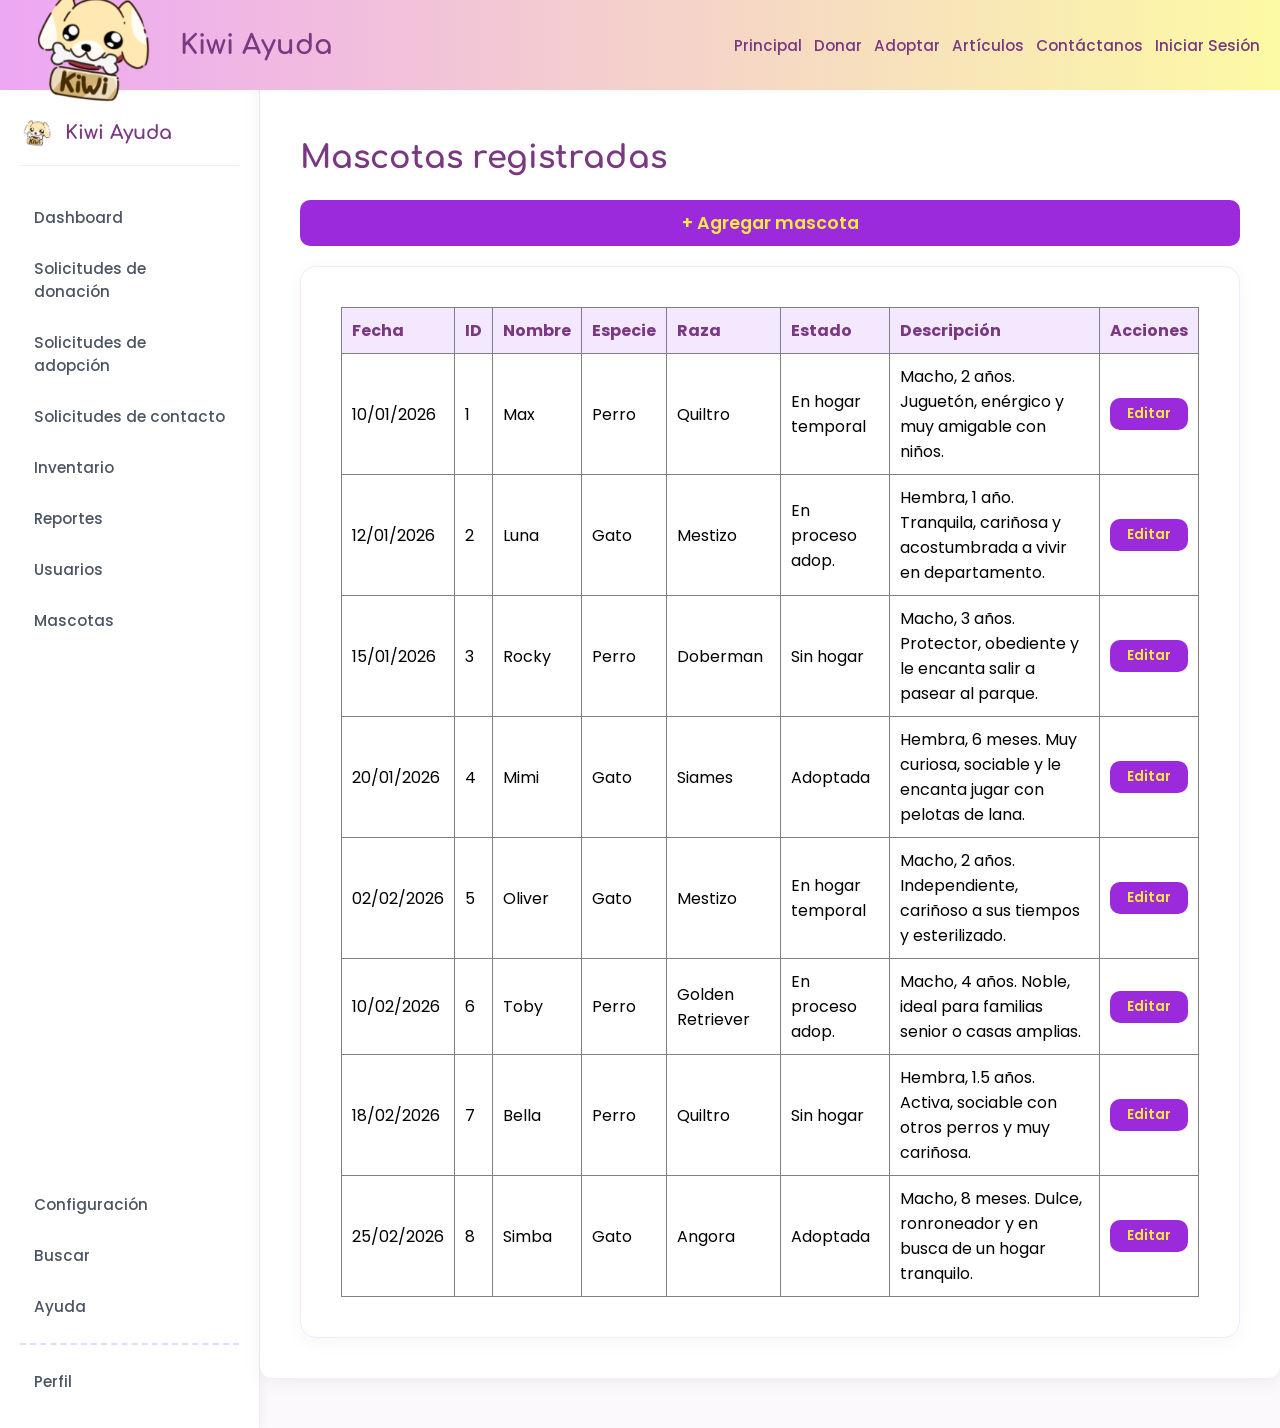
<file: frontend/adminmascotas.html>
<!DOCTYPE html>
<html lang="es">
<head>
    <meta charset="UTF-8">
    <meta name="viewport" content="width=device-width, initial-scale=1.0">
    <title>Kiwi Ayuda - Mascotas Registradas</title>
    <link href="https://fonts.googleapis.com/css2?family=Poppins:wght@400;500;600;700&display=swap" rel="stylesheet">
    <link href="https://fonts.googleapis.com/css2?family=Comfortaa:wght@700&display=swap" rel="stylesheet">
    <link rel="stylesheet" href="estilo.css">
</head>
<body>
    <nav>
        <a href="./index.html" class="logo-container">
            <img src="img/logo2.png" alt="Logo Kiwi Ayuda" class="logo-img">
            <span>Kiwi Ayuda</span>
        </a>
        <ul>    
            <li><a href="./index.html">Principal</a></li>   
            <li><a href="./donacion.html">Donar</a></li> 
            <li><a href="./adopcion.html">Adoptar</a></li> 
            <li><a href="./blogs.html">Artículos</a></li> 
            <li><a href="./contacto.html">Contáctanos</a></li> 
            <li id="nav-paneladmin" style="display: none;"><a href="./paneladmin.html">Panel Admin</a></li>
            <li id="nav-logout" style="display: none;"><a href="#" onclick="cerrarSesion(event)">Cerrar Sesión</a></li>
            <li id="nav-login"><a href="./login.html">Iniciar Sesión</a></li>
        </ul>
    </nav>

    <div class="contenedor-panel-admin">
        <aside class="menu-lateral">
            <a href="./index.html" class="menu-lateral-logo">
                <img src="img/logo2.png" alt="Logo Kiwi Ayuda">
                <span>Kiwi Ayuda</span>
            </a>

            <ul class="menu-lateral-lista">
                <li><a href="">Dashboard</a></li>
                <li><a href="">Solicitudes de donación</a></li>
                <li><a href="">Solicitudes de adopción</a></li>
                <li><a href="">Solicitudes de contacto</a></li>
                <li><a href="">Inventario</a></li>
                <li><a href="">Reportes</a></li>
                <li><a href="./adminusuarios.html">Usuarios</a></li>
                <li><a href="./adminmascotas.html">Mascotas</a></li>
            </ul>

            <div class="menu-lateral-espaciador">
                <ul class="menu-lateral-lista">
                    <li><a href="">Configuración</a></li>
                    <li><a href="">Buscar</a></li>
                    <li><a href="">Ayuda</a></li>
                </ul>

                <hr class="menu-lateral-linea-punteada">

                <ul class="menu-lateral-lista">
                    <li><a href="">Perfil</a></li>
                </ul>
            </div>
        </aside>

        <main class="contenido-panel-admin">
            <h1 class="titulo-saludo-admin">Mascotas registradas</h1>
            
            <div style="margin-bottom: 20px; text-align: right;">
                <a href="./agregarmascota.html" class="btn-estandar" style="text-decoration: none; display: inline-block; padding: 10px 20px;">+ Agregar mascota</a>
            </div>

            <div class="bloque-contenido-vacio">
                <table border="1" style="width: 100%; border-collapse: collapse; font-family: 'Poppins', sans-serif; text-align: left;">
                    <thead>
                        <tr style="background-color: #f3e8ff; color: #793881;">
                            <th style="padding: 10px;">Fecha</th>
                            <th style="padding: 10px;">ID</th>
                            <th style="padding: 10px;">Nombre</th>
                            <th style="padding: 10px;">Especie</th>
                            <th style="padding: 10px;">Raza</th>
                            <th style="padding: 10px;">Estado</th>
                            <th style="padding: 10px;">Descripción</th>
                            <th style="padding: 10px; text-align: center;">Acciones</th>
                        </tr>
                    </thead>
                    <tbody id="tabla-mascotas-body">
                    </tbody>
                </table>
            </div>
        </main>
    </div>

    <script>
        "use strict";

        let mascota_base = {
            id: 0,
            fecha: "01/01/2026",
            nombre: "Sin nombre",
            especie: "Desconocida",
            raza: "Mestizo",
            edad: "Desconocida",
            vacunas: "No",
            estado: "Sin hogar",
            descripcion: "Sin descripción disponible.",
            hogarTemporal: "Av. Pajaritos 1234, Maipú, Santiago",
            imagen: "img/perro.png"
        };

        let m1 = Object.create(mascota_base); m1.id = 1; m1.fecha = "10/01/2026"; m1.nombre = "Max"; m1.especie = "Perro"; m1.raza = "Quiltro"; m1.estado = "En hogar temporal"; m1.descripcion = "Macho, 2 años. Juguetón, enérgico y muy amigable con niños.";
        let m2 = Object.create(mascota_base); m2.id = 2; m2.fecha = "12/01/2026"; m2.nombre = "Luna"; m2.especie = "Gato"; m2.raza = "Mestizo"; m2.estado = "En proceso adop."; m2.descripcion = "Hembra, 1 año. Tranquila, cariñosa y acostumbrada a vivir en departamento.";
        let m3 = Object.create(mascota_base); m3.id = 3; m3.fecha = "15/01/2026"; m3.nombre = "Rocky"; m3.especie = "Perro"; m3.raza = "Doberman"; m3.estado = "Sin hogar"; m3.descripcion = "Macho, 3 años. Protector, obediente y le encanta salir a pasear al parque.";
        let m4 = Object.create(mascota_base); m4.id = 4; m4.fecha = "20/01/2026"; m4.nombre = "Mimi"; m4.especie = "Gato"; m4.raza = "Siames"; m4.estado = "Adoptada"; m4.descripcion = "Hembra, 6 meses. Muy curiosa, sociable y le encanta jugar con pelotas de lana.";
        let m5 = Object.create(mascota_base); m5.id = 5; m5.fecha = "02/02/2026"; m5.nombre = "Oliver"; m5.especie = "Gato"; m5.raza = "Mestizo"; m5.estado = "En hogar temporal"; m5.descripcion = "Macho, 2 años. Independiente, cariñoso a sus tiempos y esterilizado.";
        let m6 = Object.create(mascota_base); m6.id = 6; m6.fecha = "10/02/2026"; m6.nombre = "Toby"; m6.especie = "Perro"; m6.raza = "Golden Retriever"; m6.estado = "En proceso adop."; m6.descripcion = "Macho, 4 años. Noble, ideal para familias senior o casas amplias.";
        let m7 = Object.create(mascota_base); m7.id = 7; m7.fecha = "18/02/2026"; m7.nombre = "Bella"; m7.especie = "Perro"; m7.raza = "Quiltro"; m7.estado = "Sin hogar"; m7.descripcion = "Hembra, 1.5 años. Activa, sociable con otros perros y muy cariñosa.";
        let m8 = Object.create(mascota_base); m8.id = 8; m8.fecha = "25/02/2026"; m8.nombre = "Simba"; m8.especie = "Gato"; m8.raza = "Angora"; m8.estado = "Adoptada"; m8.descripcion = "Macho, 8 meses. Dulce, ronroneador y en busca de un hogar tranquilo.";

        let catalogoMascotas = [m1, m2, m3, m4, m5, m6, m7, m8];

        let tbody = document.getElementById("tabla-mascotas-body");

        catalogoMascotas.forEach(function(m) {
            let fila = `
                <tr>
                    <td style="padding: 10px;">${m.fecha}</td>
                    <td style="padding: 10px;">${m.id}</td>
                    <td style="padding: 10px;">${m.nombre}</td>
                    <td style="padding: 10px;">${m.especie}</td>
                    <td style="padding: 10px;">${m.raza}</td>
                    <td style="padding: 10px;">${m.estado}</td>
                    <td style="padding: 10px;">${m.descripcion}</td>
                    <td style="padding: 10px; text-align: center;">
                        <a href="./editarmascota.html?id=${m.id}" class="btn-estandar" style="text-decoration: none; padding: 6px 12px; font-size: 0.85rem; display: inline-block;">Editar</a>
                    </td>
                </tr>
            `;
            tbody.innerHTML += fila;
        });

        //inicio y cierre de sesion, guarda usuario admin en memoria local y permite hacer visibles botones Panel admin y Cerrar sesión
        document.addEventListener('DOMContentLoaded', () => {
            const sesionGuardada = localStorage.getItem('usuarioSesion');
            if (sesionGuardada) {
                const usuario = JSON.parse(sesionGuardada);
                const btnLogin = document.getElementById('nav-login');
                const btnLogout = document.getElementById('nav-logout');
                
                if (btnLogin) btnLogin.style.display = 'none';
                if (btnLogout) btnLogout.style.display = 'block';

                if (usuario.correo === 'admin@gmail.com') {
                    const btnAdmin = document.getElementById('nav-paneladmin');
                    if (btnAdmin) {
                        btnAdmin.style.display = 'block';
                    }
                }
            }
        });

        function cerrarSesion(event) {
            event.preventDefault();
            localStorage.removeItem('usuarioSesion');
            alert('Has cerrado sesión correctamente.');
            window.location.href = './index.html';
        }
    </script>
</body>
</html>
</file>
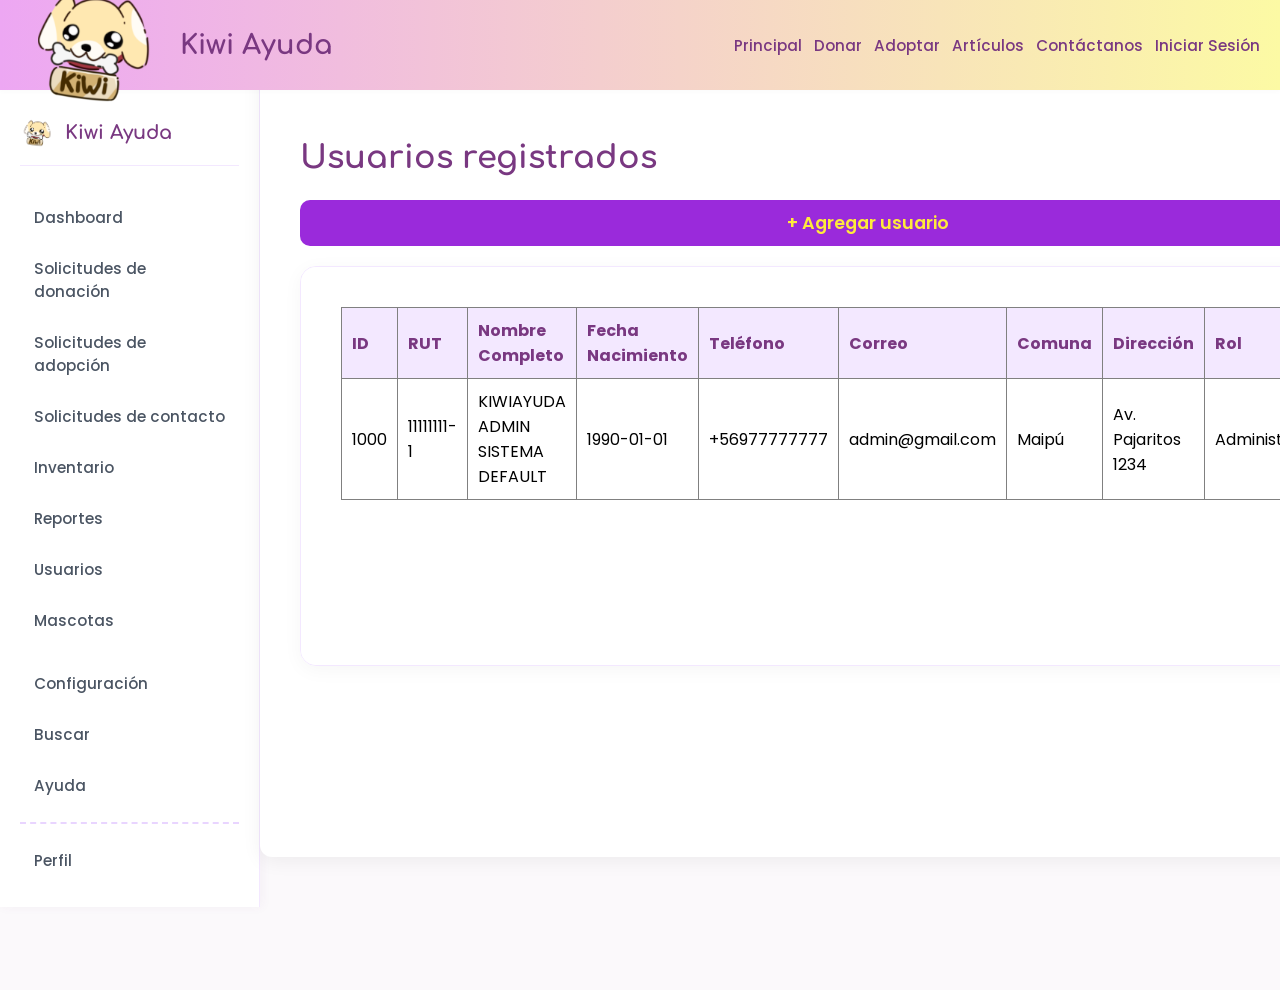
<file: frontend/adminusuarios.html>
<!DOCTYPE html>
<html lang="es">
<head>
    <meta charset="UTF-8">
    <meta name="viewport" content="width=device-width, initial-scale=1.0">
    <title>Kiwi Ayuda - Usuarios Registrados</title>
    <link href="https://fonts.googleapis.com/css2?family=Poppins:wght@400;500;600;700&display=swap" rel="stylesheet">
    <link href="https://fonts.googleapis.com/css2?family=Comfortaa:wght@700&display=swap" rel="stylesheet">
    <link rel="stylesheet" href="estilo.css">
    <style>
        /* Ajuste de ancho para el panel de usuarios */
        .contenido-panel-admin {
            max-width: 1400px; /* Incrementado para dar más espacio a la tabla */
            width: 95%;
        }
        
        .bloque-contenido-vacio {
            overflow-x: auto; /* Permite desplazamiento horizontal en pantallas pequeñas si fuera necesario */
        }
    </style>
</head>
<body>
    <nav>
        <a href="./index.html" class="logo-container">
            <img src="img/logo2.png" alt="Logo Kiwi Ayuda" class="logo-img">
            <span>Kiwi Ayuda</span>
        </a>
        <ul>    
            <li><a href="./index.html">Principal</a></li>   
            <li><a href="./donacion.html">Donar</a></li> 
            <li><a href="./adopcion.html">Adoptar</a></li> 
            <li><a href="./blogs.html">Artículos</a></li> 
            <li><a href="./contacto.html">Contáctanos</a></li> 
            <li id="nav-paneladmin" style="display: none;"><a href="./paneladmin.html">Panel Admin</a></li>
            <li id="nav-logout" style="display: none;"><a href="#" onclick="cerrarSesion(event)">Cerrar Sesión</a></li>
            <li id="nav-login"><a href="./login.html">Iniciar Sesión</a></li>
        </ul>
    </nav>

    <div class="contenedor-panel-admin">
        <aside class="menu-lateral">
            <a href="./index.html" class="menu-lateral-logo">
                <img src="img/logo2.png" alt="Logo Kiwi Ayuda">
                <span>Kiwi Ayuda</span>
            </a>

            <ul class="menu-lateral-lista">
                <li><a href="">Dashboard</a></li>
                <li><a href="">Solicitudes de donación</a></li>
                <li><a href="">Solicitudes de adopción</a></li>
                <li><a href="">Solicitudes de contacto</a></li>
                <li><a href="">Inventario</a></li>
                <li><a href="">Reportes</a></li>
                <li><a href="./adminusuarios.html">Usuarios</a></li>
                <li><a href="./adminmascotas.html">Mascotas</a></li>
            </ul>

            <div class="menu-lateral-espaciador">
                <ul class="menu-lateral-lista">
                    <li><a href="">Configuración</a></li>
                    <li><a href="">Buscar</a></li>
                    <li><a href="">Ayuda</a></li>
                </ul>

                <hr class="menu-lateral-linea-punteada">

                <ul class="menu-lateral-lista">
                    <li><a href="">Perfil</a></li>
                </ul>
            </div>
        </aside>

        <main class="contenido-panel-admin">
            <h1 class="titulo-saludo-admin">Usuarios registrados</h1>
            
            <div style="margin-bottom: 20px; text-align: right;">
                <a href="./agregarusuario.html" class="btn-estandar" style="text-decoration: none; display: inline-block; padding: 10px 20px;">+ Agregar usuario</a>
            </div>

            <div class="bloque-contenido-vacio">
                <table border="1" style="width: 100%; border-collapse: collapse; font-family: 'Poppins', sans-serif; text-align: left;">
                    <thead>
                        <tr style="background-color: #f3e8ff; color: #793881;">
                            <th style="padding: 10px;">ID</th>
                            <th style="padding: 10px;">RUT</th>
                            <th style="padding: 10px;">Nombre Completo</th>
                            <th style="padding: 10px;">Fecha Nacimiento</th>
                            <th style="padding: 10px;">Teléfono</th>
                            <th style="padding: 10px;">Correo</th>
                            <th style="padding: 10px;">Comuna</th>
                            <th style="padding: 10px;">Dirección</th>
                            <th style="padding: 10px;">Rol</th>
                            <th style="padding: 10px; text-align: center;">Acciones</th>
                        </tr>
                    </thead>
                    <tbody id="tabla-usuarios-body">
                    </tbody>
                </table>
            </div>
        </main>
    </div>

    <script>
        "use strict";

        const comunas = ["Maipú", "Santiago", "Providencia", "La Florida", "Las Condes"];

        let usuario_base = {
            idUsuario: 1000,
            pnombre: "KIWIAYUDA",
            snombre: "ADMIN",
            appaterno: "SISTEMA",
            apmaterno: "DEFAULT",
            rut: "11111111-1",
            fechaNacimiento: "1990-01-01",
            telefono: "+56977777777",
            email: "admin@gmail.com",
            comuna: comunas[0],
            direccion: "Av. Pajaritos 1234",
            rol: "Administrador",
            password: "contrasena"
        };

        let catalogoUsuarios = [usuario_base];

        let tbody = document.getElementById("tabla-usuarios-body");

        catalogoUsuarios.forEach(function(u) {
            let nombreCompleto = `${u.pnombre} ${u.snombre} ${u.appaterno} ${u.apmaterno}`.trim();
            let fila = `
                <tr>
                    <td style="padding: 10px;">${u.idUsuario}</td>
                    <td style="padding: 10px;">${u.rut}</td>
                    <td style="padding: 10px;">${nombreCompleto}</td>
                    <td style="padding: 10px;">${u.fechaNacimiento}</td>
                    <td style="padding: 10px;">${u.telefono}</td>
                    <td style="padding: 10px;">${u.email}</td>
                    <td style="padding: 10px;">${u.comuna}</td>
                    <td style="padding: 10px;">${u.direccion}</td>
                    <td style="padding: 10px;">${u.rol}</td>
                    <td style="padding: 10px; text-align: center;">
                        <a href="./editarusuario.html?id=${u.idUsuario}" class="btn-estandar" style="text-decoration: none; padding: 6px 12px; font-size: 0.85rem; display: inline-block;">Editar</a>
                    </td>
                </tr>
            `;
            tbody.innerHTML += fila;
        });

        document.addEventListener('DOMContentLoaded', () => {
            const sesionGuardada = localStorage.getItem('usuarioSesion');
            if (sesionGuardada) {
                const usuario = JSON.parse(sesionGuardada);
                const btnLogin = document.getElementById('nav-login');
                const btnLogout = document.getElementById('nav-logout');
                
                if (btnLogin) btnLogin.style.display = 'none';
                if (btnLogout) btnLogout.style.display = 'block';

                if (usuario.correo === 'admin@gmail.com') {
                    const btnAdmin = document.getElementById('nav-paneladmin');
                    if (btnAdmin) {
                        btnAdmin.style.display = 'block';
                    }
                }
            }
        });

        function cerrarSesion(event) {
            event.preventDefault();
            localStorage.removeItem('usuarioSesion');
            alert('Has cerrado sesión correctamente.');
            window.location.href = './index.html';
        }
    </script>
</body>
</html>
</file>
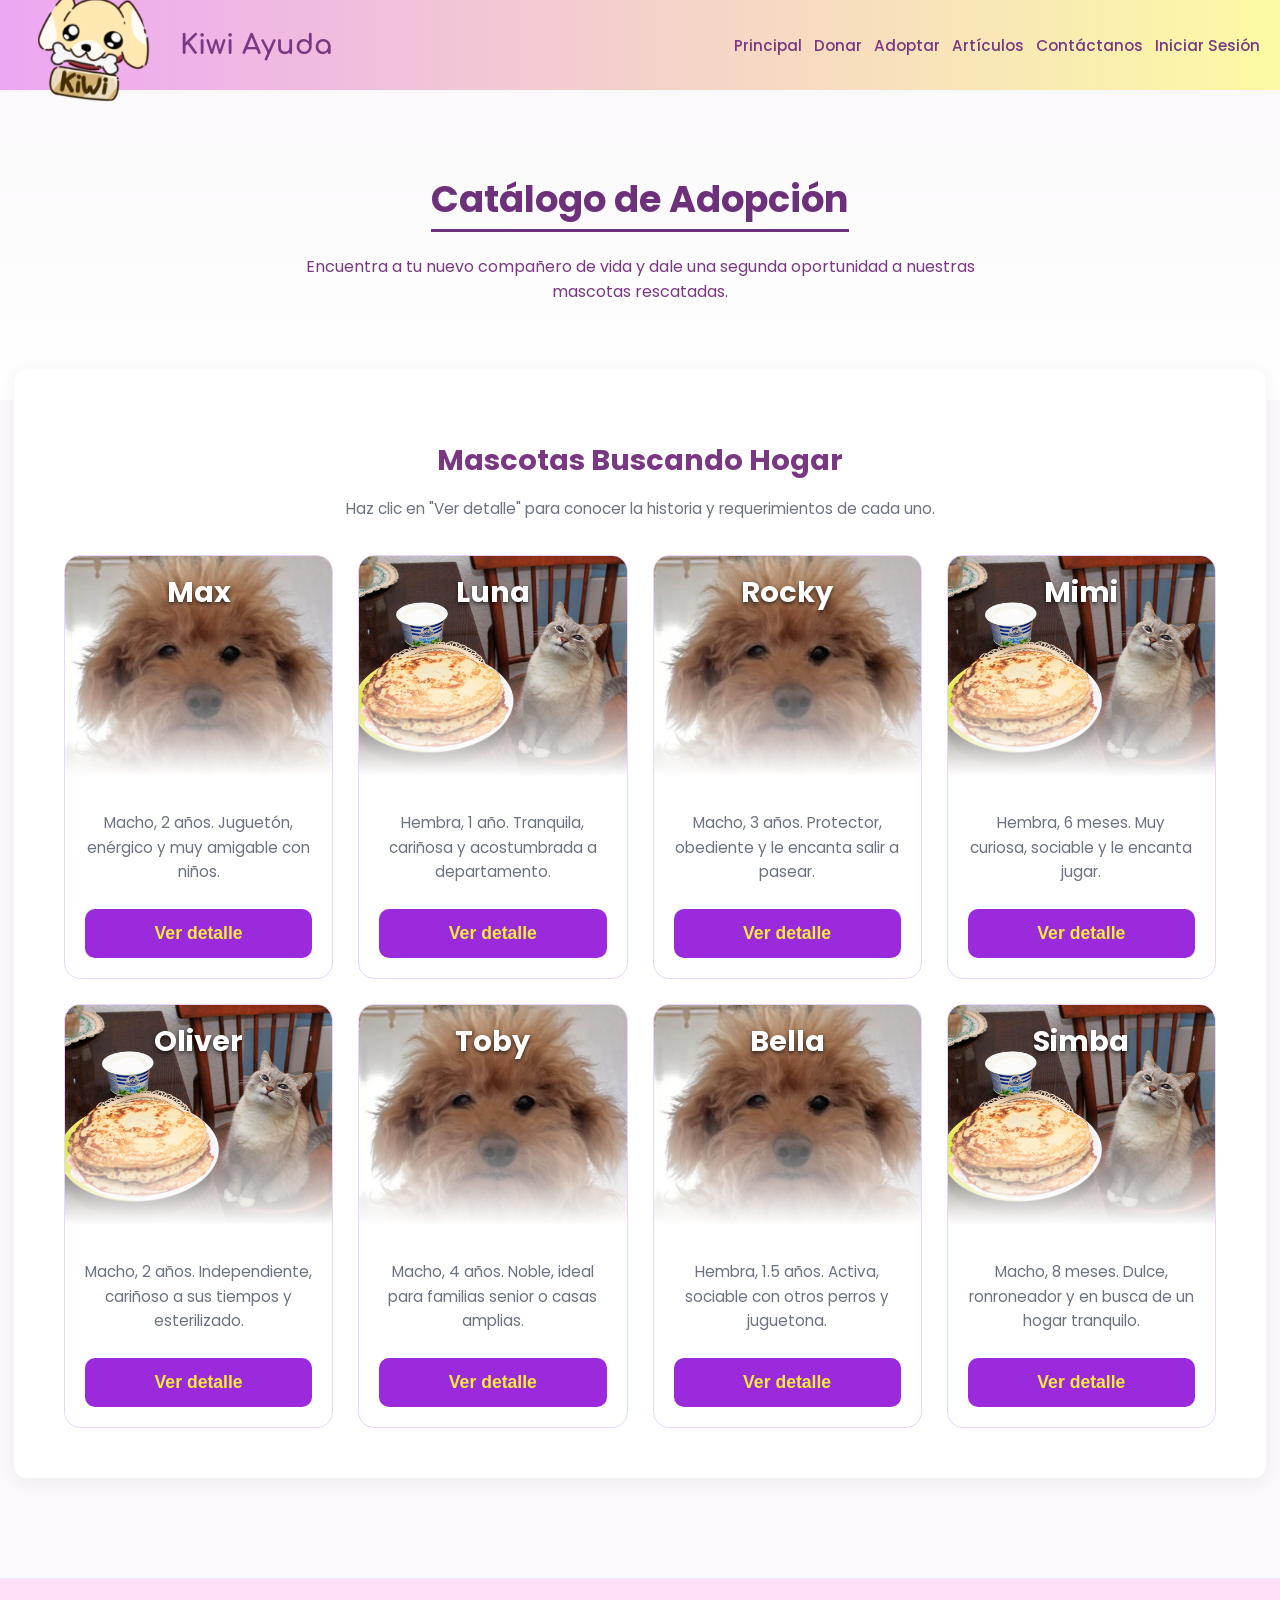
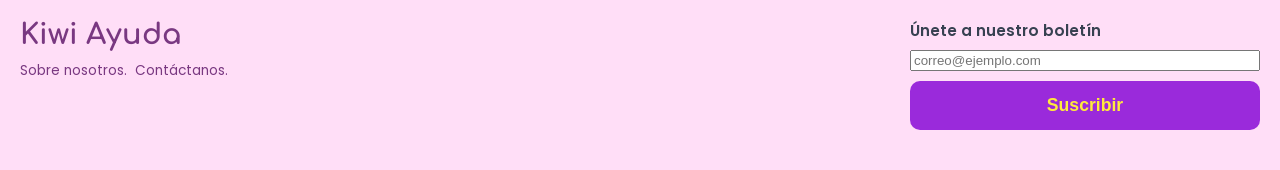
<file: frontend/adopcion.html>
<!DOCTYPE html>
<html lang="es">
<head>
    <meta charset="UTF-8">
    <meta name="viewport" content="width=device-width, initial-scale=1.0">
    <title>Catálogo de Adopción - Kiwi Ayuda</title>
    <link href="https://fonts.googleapis.com/css2?family=Poppins:wght@400;500;600;700&display=swap" rel="stylesheet">
    <link href="https://fonts.googleapis.com/css2?family=Comfortaa:wght@700&display=swap" rel="stylesheet">
    <link rel="stylesheet" href="estilo.css">
</head>

<body>

    <nav>
        <a href="./index.html" class="logo-container">
            <img src="img/logo2.png" alt="Logo Kiwi Ayuda" class="logo-img">
            <span>Kiwi Ayuda</span>
        </a>
        <ul>    
            <li><a href="./index.html">Principal</a></li>   
            <li><a href="./donacion.html">Donar</a></li> 
            <li><a href="./adopcion.html">Adoptar</a></li> 
            <li><a href="./blogs.html">Artículos</a></li> 
            <li><a href="./contacto.html">Contáctanos</a></li> 
            <li id="nav-paneladmin" style="display: none;"><a href="./paneladmin.html">Panel Admin</a></li>
            <li id="nav-logout" style="display: none;"><a href="#" onclick="cerrarSesion(event)">Cerrar Sesión</a></li>
            <li id="nav-login"><a href="./login.html">Iniciar Sesión</a></li>
        </ul>
    </nav>

    <div id="vista-adopcion">
        <section class="banner-index">
            <div class="contenido-banner">
                <h1>Catálogo de Adopción</h1>
                <p>Encuentra a tu nuevo compañero de vida y dale una segunda oportunidad a nuestras mascotas rescatadas.</p>
            </div>
        </section>

        <main id="catalogo">
            <div style="text-align: center;">
                <h1 style="font-size: 1.8rem; color: #793881; font-weight: bold; margin-bottom: 5px;">Mascotas Buscando Hogar</h1>
                <p style="color: #6b7280; font-size: 0.95rem; margin-bottom: 20px;">Haz clic en "Ver detalle" para conocer la historia y requerimientos de cada uno.</p>
            </div>

            <div class="cards-grid" style="grid-template-columns: repeat(4, 1fr);">
                
                <div class="help-card">
                    <div class="card-image-wrapper">
                        <div class="card-floating-title">Max</div>
                        <img src="img/perro.png" alt="Perro en adopción">
                        <div class="card-image-fade"></div>
                    </div>
                    <div class="card-body">
                        <p>Macho, 2 años. Juguetón, enérgico y muy amigable con niños.</p>
                        <button onclick="verDetalleMascota(1)" class="btn-estandar">Ver detalle</button>
                    </div>
                </div>

                <div class="help-card">
                    <div class="card-image-wrapper">
                        <div class="card-floating-title">Luna</div>
                        <img src="img/gato.png" alt="Gato en adopción">
                        <div class="card-image-fade"></div>
                    </div>
                    <div class="card-body">
                        <p>Hembra, 1 año. Tranquila, cariñosa y acostumbrada a departamento.</p>
                        <button onclick="verDetalleMascota(2)" class="btn-estandar">Ver detalle</button>
                    </div>
                </div>

                <div class="help-card">
                    <div class="card-image-wrapper">
                        <div class="card-floating-title">Rocky</div>
                        <img src="img/perro.png" alt="Perro en adopción">
                        <div class="card-image-fade"></div>
                    </div>
                    <div class="card-body">
                        <p>Macho, 3 años. Protector, obediente y le encanta salir a pasear.</p>
                        <button onclick="verDetalleMascota(3)" class="btn-estandar">Ver detalle</button>
                    </div>
                </div>

                <div class="help-card">
                    <div class="card-image-wrapper">
                        <div class="card-floating-title">Mimi</div>
                        <img src="img/gato.png" alt="Gato en adopción">
                        <div class="card-image-fade"></div>
                    </div>
                    <div class="card-body">
                        <p>Hembra, 6 meses. Muy curiosa, sociable y le encanta jugar.</p>
                        <button onclick="verDetalleMascota(4)" class="btn-estandar">Ver detalle</button>
                    </div>
                </div>

                <div class="help-card">
                    <div class="card-image-wrapper">
                        <div class="card-floating-title">Oliver</div>
                        <img src="img/gato.png" alt="Gato en adopción">
                        <div class="card-image-fade"></div>
                    </div>
                    <div class="card-body">
                        <p>Macho, 2 años. Independiente, cariñoso a sus tiempos y esterilizado.</p>
                        <button onclick="verDetalleMascota(5)" class="btn-estandar">Ver detalle</button>
                    </div>
                </div>

                <div class="help-card">
                    <div class="card-image-wrapper">
                        <div class="card-floating-title">Toby</div>
                        <img src="img/perro.png" alt="Perro en adopción">
                        <div class="card-image-fade"></div>
                    </div>
                    <div class="card-body">
                        <p>Macho, 4 años. Noble, ideal para familias senior o casas amplias.</p>
                        <button onclick="verDetalleMascota(6)" class="btn-estandar">Ver detalle</button>
                    </div>
                </div>

                <div class="help-card">
                    <div class="card-image-wrapper">
                        <div class="card-floating-title">Bella</div>
                        <img src="img/perro.png" alt="Perro en adopción">
                        <div class="card-image-fade"></div>
                    </div>
                    <div class="card-body">
                        <p>Hembra, 1.5 años. Activa, sociable con otros perros y juguetona.</p>
                        <button onclick="verDetalleMascota(7)" class="btn-estandar">Ver detalle</button>
                    </div>
                </div>

                <div class="help-card">
                    <div class="card-image-wrapper">
                        <div class="card-floating-title">Simba</div>
                        <img src="img/gato.png" alt="Gato en adopción">
                        <div class="card-image-fade"></div>
                    </div>
                    <div class="card-body">
                        <p>Macho, 8 meses. Dulce, ronroneador y en busca de un hogar tranquilo.</p>
                        <button onclick="verDetalleMascota(8)" class="btn-estandar">Ver detalle</button>
                    </div>
                </div>

            </div>
        </main>
    </div>

    <footer>
        <div class="footer-container">
            <div style="max-width: 400px;">
                <h2 style="font-family: 'Comfortaa', cursive; color: #793881; font-size: 1.8rem; margin: 0 0 10px 0;">Kiwi Ayuda</h2>
                <div class="campo-checkbox" style="margin: 0;">
                    <a href="./nosotros.html" style="color: #793881; font-size: 0.85rem; text-decoration: none;">Sobre nosotros.</a>
                    <a href="./contacto.html" style="color: #793881; font-size: 0.85rem; text-decoration: none;">Contáctanos.</a>
                </div>
            </div>

            <div style="max-width: 350px; width: 100%;">
                <label for="boletin-email" style="display: block; color: #374151; font-size: 0.95rem; font-weight: 600; margin-bottom: 8px;">Únete a nuestro boletín</label>
                <form onsubmit="event.preventDefault(); alert('¡Gracias por suscribirte!'); this.reset();" style="display: flex; flex-direction: column; gap: 10px;">
                    <input type="email" id="boletin-email" placeholder="correo@ejemplo.com" required style="box-sizing: border-box; width: 100%;">
                    <button type="submit" class="btn-estandar" style="margin: 0;">Suscribir</button>
                </form>
            </div>
        </div>
    </footer>

    <script>
        "use strict";

        let mascota_base = {
            id: 0,
            nombre: "Sin nombre",
            especie: "Desconocida",
            raza: "Mestizo",
            edad: "Desconocida",
            vacunas: "No",
            descripcion: "Sin descripción disponible.",
            hogarTemporal: "Av. Pajaritos 1234, Maipú, Santiago",
            imagen: "img/perro.png"
        };

        let mascota1 = Object.create(mascota_base);
        mascota1.id = 1;
        mascota1.nombre = "Max";
        mascota1.especie = "Perro";
        mascota1.raza = "Quiltro";
        mascota1.edad = "2 años";
        mascota1.vacunas = "Si";
        mascota1.descripcion = "Macho, 2 años. Juguetón, enérgico y muy amigable con niños.";
        mascota1.hogarTemporal = "Av. Pajaritos 1420, Maipú, Santiago";
        mascota1.imagen = "img/perro.png";

        let mascota2 = Object.create(mascota_base);
        mascota2.id = 2;
        mascota2.nombre = "Luna";
        mascota2.especie = "Gato";
        mascota2.raza = "Mestizo";
        mascota2.edad = "1 año";
        mascota2.vacunas = "Si";
        mascota2.descripcion = "Hembra, 1 año. Tranquila, cariñosa y acostumbrada a vivir en departamento.";
        mascota2.hogarTemporal = "Av. Italia 850, Providencia, Santiago";
        mascota2.imagen = "img/gato.png";

        let mascota3 = Object.create(mascota_base);
        mascota3.id = 3;
        mascota3.nombre = "Rocky";
        mascota3.especie = "Perro";
        mascota3.raza = "Doberman";
        mascota3.edad = "3 años";
        mascota3.vacunas = "Parcialmente";
        mascota3.descripcion = "Macho, 3 años. Protector, obediente y le encanta salir a pasear al parque.";
        mascota3.hogarTemporal = "Gran Avenida 4500, San Miguel, Santiago";
        mascota3.imagen = "img/perro.png";

        let mascota4 = Object.create(mascota_base);
        mascota4.id = 4;
        mascota4.nombre = "Mimi";
        mascota4.especie = "Gato";
        mascota4.raza = "Siames";
        mascota4.edad = "6 meses";
        mascota4.vacunas = "Si";
        mascota4.descripcion = "Hembra, 6 meses. Muy curiosa, sociable y le encanta jugar con pelotas de lana.";
        mascota4.hogarTemporal = "Av. Grecia 2100, Ñuñoa, Santiago";
        mascota4.imagen = "img/gato.png";

        let mascota5 = Object.create(mascota_base);
        mascota5.id = 5;
        mascota5.nombre = "Oliver";
        mascota5.especie = "Gato";
        mascota5.raza = "Mestizo";
        mascota5.edad = "2 años";
        mascota5.vacunas = "No";
        mascota5.descripcion = "Macho, 2 años. Independiente, cariñoso a sus tiempos y esterilizado.";
        mascota5.hogarTemporal = "Av. Vicuña Mackenna 3200, La Florida, Santiago";
        mascota5.imagen = "img/gato.png";

        let mascota6 = Object.create(mascota_base);
        mascota6.id = 6;
        mascota6.nombre = "Toby";
        mascota6.especie = "Perro";
        mascota6.raza = "Golden Retriever";
        mascota6.edad = "4 años";
        mascota6.vacunas = "Si";
        mascota6.descripcion = "Macho, 4 años. Noble, ideal para familias senior o casas amplias.";
        mascota6.hogarTemporal = "Camino El Venado 500, Huechuraba, Santiago";
        mascota6.imagen = "img/perro.png";

        let mascota7 = Object.create(mascota_base);
        mascota7.id = 7;
        mascota7.nombre = "Bella";
        mascota7.especie = "Perro";
        mascota7.raza = "Quiltro";
        mascota7.edad = "1.5 años";
        mascota7.vacunas = "Parcialmente";
        mascota7.descripcion = "Hembra, 1.5 años. Activa, sociable con otros perros y muy cariñosa.";
        mascota7.hogarTemporal = "Av. Concha y Toro 1100, Puente Alto, Santiago";
        mascota7.imagen = "img/perro.png";

        let mascota8 = Object.create(mascota_base);
        mascota8.id = 8;
        mascota8.nombre = "Simba";
        mascota8.especie = "Gato";
        mascota8.raza = "Angora";
        mascota8.edad = "8 meses";
        mascota8.vacunas = "Si";
        mascota8.descripcion = "Macho, 8 meses. Dulce, ronroneador y en busca de un hogar tranquilo.";
        mascota8.hogarTemporal = "Av. Las Condes 9800, Las Condes, Santiago";
        mascota8.imagen = "img/gato.png";

        let catalogoMascotas = [mascota1, mascota2, mascota3, mascota4, mascota5, mascota6, mascota7, mascota8];

        function verDetalleMascota(id) {
            let seleccionada = catalogoMascotas.find(function(m) {
                return m.id === id;
            });

            if (seleccionada) {
                let datos = {
                    id: seleccionada.id,
                    nombre: seleccionada.nombre,
                    especie: seleccionada.especie,
                    raza: seleccionada.raza,
                    edad: seleccionada.edad,
                    vacunas: seleccionada.vacunas,
                    descripcion: seleccionada.descripcion,
                    hogarTemporal: seleccionada.hogarTemporal,
                    imagen: seleccionada.imagen
                };
                localStorage.setItem("mascotaSeleccionada", JSON.stringify(datos));
                window.location.href = "./detallem.html";
            }
        }

        //inicio y cierre de sesion, guarda usuario admin en memoria local y permite hacer visibles botones Panel admin y Cerrar sesión
        document.addEventListener('DOMContentLoaded', () => {
            const sesionGuardada = localStorage.getItem('usuarioSesion');
            if (sesionGuardada) {
                const usuario = JSON.parse(sesionGuardada);
                const btnLogin = document.getElementById('nav-login');
                const btnLogout = document.getElementById('nav-logout');
                
                if (btnLogin) btnLogin.style.display = 'none';
                if (btnLogout) btnLogout.style.display = 'block';

                if (usuario.correo === 'admin@gmail.com') {
                    const btnAdmin = document.getElementById('nav-paneladmin');
                    if (btnAdmin) {
                        btnAdmin.style.display = 'block';
                    }
                }
            }
        });

        function cerrarSesion(event) {
            event.preventDefault();
            localStorage.removeItem('usuarioSesion');
            alert('Has cerrado sesión correctamente.');
            window.location.href = './index.html';
        }
    </script>
</body>
</html>
</file>
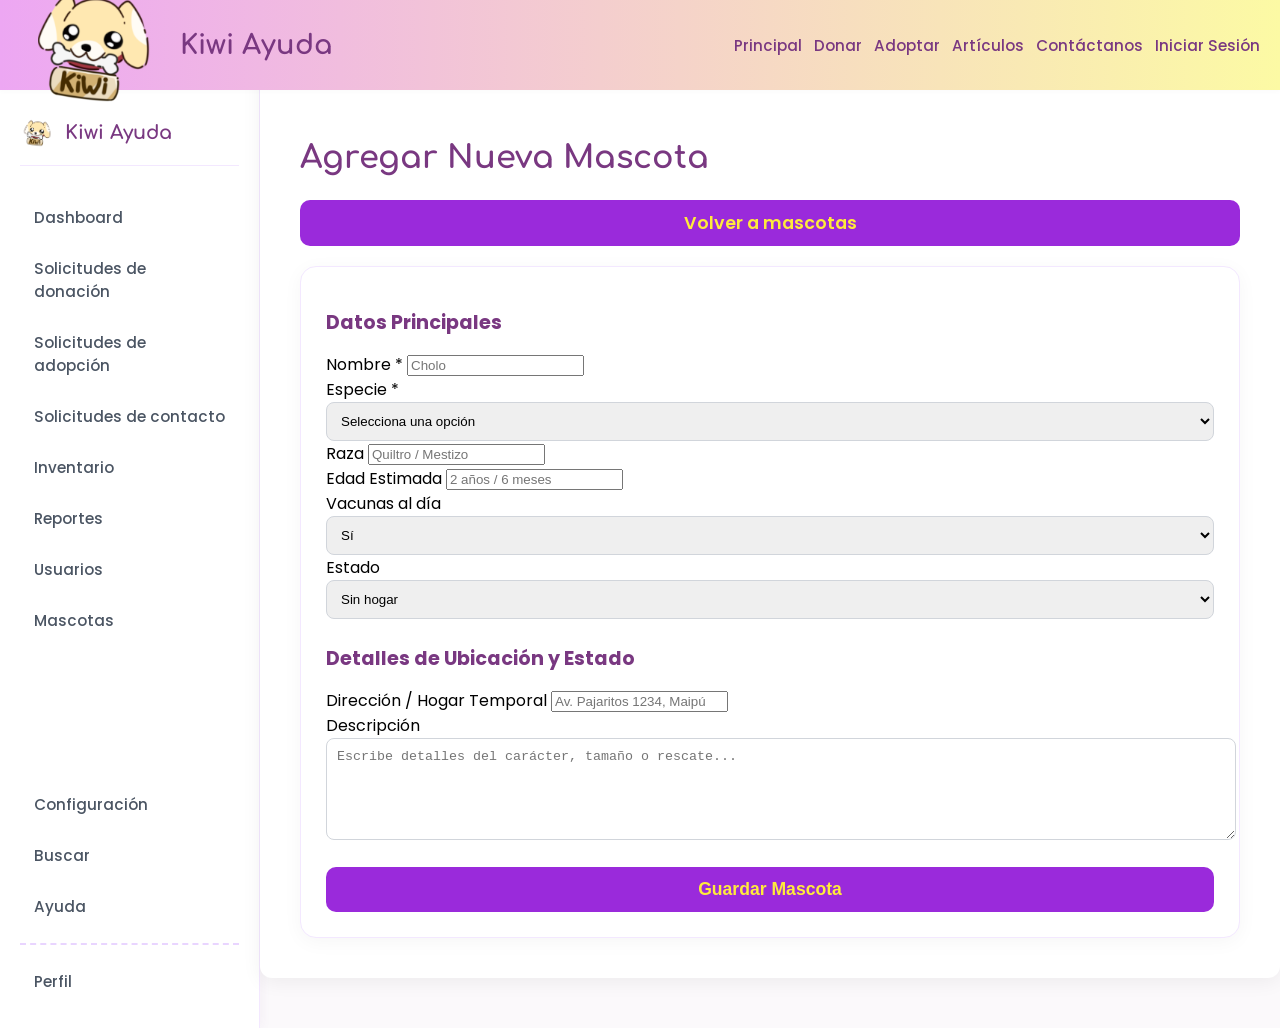
<file: frontend/agregarmascota.html>
<!DOCTYPE html>
<html lang="es">
<head>
    <meta charset="UTF-8">
    <meta name="viewport" content="width=device-width, initial-scale=1.0">
    <title>Kiwi Ayuda - Agregar Mascota</title>
    <link href="https://fonts.googleapis.com/css2?family=Poppins:wght@400;500;600;700&display=swap" rel="stylesheet">
    <link href="https://fonts.googleapis.com/css2?family=Comfortaa:wght@700&display=swap" rel="stylesheet">
    <link rel="stylesheet" href="estilo.css">
</head>
<body>
    <nav>
        <a href="./index.html" class="logo-container">
            <img src="img/logo2.png" alt="Logo Kiwi Ayuda" class="logo-img">
            <span>Kiwi Ayuda</span>
        </a>
        <ul>    
            <li><a href="./index.html">Principal</a></li>   
            <li><a href="./donacion.html">Donar</a></li> 
            <li><a href="./adopcion.html">Adoptar</a></li> 
            <li><a href="./blogs.html">Artículos</a></li> 
            <li><a href="./contacto.html">Contáctanos</a></li> 
            <li id="nav-paneladmin" style="display: none;"><a href="./paneladmin.html">Panel Admin</a></li>
            <li id="nav-logout" style="display: none;"><a href="#" onclick="cerrarSesion(event)">Cerrar Sesión</a></li>
            <li id="nav-login"><a href="./login.html">Iniciar Sesión</a></li>
        </ul>
    </nav>

    <div class="contenedor-panel-admin">
        <aside class="menu-lateral">
            <a href="./index.html" class="menu-lateral-logo">
                <img src="img/logo2.png" alt="Logo Kiwi Ayuda">
                <span>Kiwi Ayuda</span>
            </a>

            <ul class="menu-lateral-lista">
                <li><a href="">Dashboard</a></li>
                <li><a href="">Solicitudes de donación</a></li>
                <li><a href="">Solicitudes de adopción</a></li>
                <li><a href="">Solicitudes de contacto</a></li>
                <li><a href="">Inventario</a></li>
                <li><a href="">Reportes</a></li>
                <li><a href="">Usuarios</a></li>
                <li><a href="./adminmascotas.html">Mascotas</a></li>
            </ul>

            <div class="menu-lateral-espaciador">
                <ul class="menu-lateral-lista">
                    <li><a href="">Configuración</a></li>
                    <li><a href="">Buscar</a></li>
                    <li><a href="">Ayuda</a></li>
                </ul>

                <hr class="menu-lateral-linea-punteada">

                <ul class="menu-lateral-lista">
                    <li><a href="">Perfil</a></li>
                </ul>
            </div>
        </aside>

        <main class="contenido-panel-admin">
            <div style="margin-bottom: 20px;">
                <h1 class="titulo-saludo-admin">Agregar Nueva Mascota</h1>
                <a href="./adminmascotas.html" class="btn-estandar" style="text-decoration: none; display: inline-block; padding: 10px 20px; ">Volver a mascotas</a>
            </div>

            <div class="bloque-contenido-vacio" style="padding: 25px;">
                <form id="form-registro-mascota" onsubmit="procesarRegistroMascota(event)">
                    
                    <h2 style="font-size: 1.2rem; color: #793881; margin-bottom: 15px;">Datos Principales</h2>
                    
                    <div class="grid-2 mb-3">
                        <div>
                            <label for="nombre">Nombre *</label>
                            <input type="text" id="nombre" placeholder="Cholo">
                        </div>
                        <div>
                            <label for="especie">Especie *</label>
                            <select id="especie" style="width: 100%; padding: 10px; border: 1px solid #d1d5db; border-radius: 8px;">
                                <option value="">Selecciona una opción</option>
                                <option value="Perro">Perro</option>
                                <option value="Gato">Gato</option>
                                <option value="Otro">Otro</option>
                            </select>
                        </div>
                    </div>

                    <div class="grid-2 mb-3">
                        <div>
                            <label for="raza">Raza</label>
                            <input type="text" id="raza" placeholder="Quiltro / Mestizo">
                        </div>
                        <div>
                            <label for="edad">Edad Estimada</label>
                            <input type="text" id="edad" placeholder="2 años / 6 meses">
                        </div>
                    </div>

                    <div class="grid-2 mb-3">
                        <div>
                            <label for="vacunas">Vacunas al día</label>
                            <select id="vacunas" style="width: 100%; padding: 10px; border: 1px solid #d1d5db; border-radius: 8px;">
                                <option value="Si">Sí</option>
                                <option value="No">No</option>
                                <option value="Parcialmente">Parcialmente</option>
                            </select>
                        </div>
                        <div>
                            <label for="estado">Estado</label>
                            <select id="estado" style="width: 100%; padding: 10px; border: 1px solid #d1d5db; border-radius: 8px;">
                                <option value="Sin hogar">Sin hogar</option>
                                <option value="En hogar temporal">En hogar temporal</option>
                                <option value="En proceso adop.">En proceso adop.</option>
                                <option value="Adoptada">Adoptada</option>
                            </select>
                        </div>
                    </div>

                    <h2 style="font-size: 1.2rem; color: #793881; margin-top: 25px; margin-bottom: 15px;">Detalles de Ubicación y Estado</h2>

                    <div class="mb-3">
                        <label for="hogarTemporal">Dirección / Hogar Temporal</label>
                        <input type="text" id="hogarTemporal" placeholder="Av. Pajaritos 1234, Maipú">
                    </div>

                    <div class="mb-3">
                        <label for="descripcion">Descripción</label>
                        <textarea id="descripcion" style="width: 100%; padding: 10px; border: 1px solid #d1d5db; border-radius: 8px; min-height: 80px;" placeholder="Escribe detalles del carácter, tamaño o rescate..."></textarea>
                    </div>

                    <div style="margin-top: 20px;">
                        <button type="submit" class="btn-estandar" style="border: none; cursor: pointer; padding: 12px 24px;">Guardar Mascota</button>
                    </div>
                </form>
            </div>
        </main>
    </div>

    <script>
        "use strict";

        let mascota_base = {
            id: 0,
            fecha: "01/01/2026",
            nombre: "Sin nombre",
            especie: "Desconocida",
            raza: "Mestizo",
            edad: "Desconocida",
            vacunas: "No",
            estado: "Sin hogar",
            descripcion: "Sin descripción disponible.",
            hogarTemporal: "Av. Pajaritos 1234, Maipú, Santiago",
            imagen: "img/perro.png"
        };

        function obtenerFechaActual() {
            let hoy = new Date();
            let dd = String(hoy.getDate()).padStart(2, '0');
            let mm = String(hoy.getMonth() + 1).padStart(2, '0');
            let yyyy = hoy.getFullYear();
            return dd + '/' + mm + '/' + yyyy;
        }

        //validaciones adapatadas a mascota del anexo: producto

        function procesarRegistroMascota(event) {
            event.preventDefault();

            const campoNombre = document.getElementById('nombre');
            const campoEspecie = document.getElementById('especie');
            const campoDescripcion = document.getElementById('descripcion');

            const nombre = campoNombre.value.trim();
            const especie = campoEspecie.value;
            const descripcion = campoDescripcion.value.trim();

            if (nombre === '') {
                alert('Por favor, ingresa el nombre de la mascota.');
                campoNombre.focus();
                return;
            }

            if (nombre.length > 100) {
                alert('El nombre no puede tener más de 100 caracteres.');
                campoNombre.focus();
                return;
            }

            if (especie === '') {
                alert('Por favor, selecciona una especie.');
                campoEspecie.focus();
                return;
            }

            if (descripcion.length > 500) {
                alert('La descripción no puede tener más de 500 caracteres.');
                campoDescripcion.focus();
                return;
            }

            let nuevaMascota = Object.create(mascota_base);
            
            nuevaMascota.id = Math.floor(Math.random() * 9000) + 1000;
            nuevaMascota.fecha = obtenerFechaActual();
            nuevaMascota.nombre = nombre;
            nuevaMascota.especie = especie;
            nuevaMascota.raza = document.getElementById('raza').value.trim() || mascota_base.raza;
            nuevaMascota.edad = document.getElementById('edad').value.trim() || mascota_base.edad;
            nuevaMascota.vacunas = document.getElementById('vacunas').value || mascota_base.vacunas;
            nuevaMascota.estado = document.getElementById('estado').value || mascota_base.estado;
            nuevaMascota.hogarTemporal = document.getElementById('hogarTemporal').value.trim() || mascota_base.hogarTemporal;
            nuevaMascota.descripcion = descripcion || mascota_base.descripcion;
            
            if (nuevaMascota.especie === "Gato") {
                nuevaMascota.imagen = "img/gato.png";
            } else {
                nuevaMascota.imagen = "img/perro.png";
            }

            console.log("Nueva mascota registrada con objeto base:", nuevaMascota);
            alert(`Mascota "${nuevaMascota.nombre}" registrada exitosamente con ID ${nuevaMascota.id}.`);
            
            window.location.href = "./adminmascotas.html";
        }

        //inicio y cierre de sesion, guarda usuario admin en memoria local y permite hacer visibles botones Panel admin y Cerrar sesión
        document.addEventListener('DOMContentLoaded', () => {
            const sesionGuardada = localStorage.getItem('usuarioSesion');
            if (sesionGuardada) {
                const usuario = JSON.parse(sesionGuardada);
                const btnLogin = document.getElementById('nav-login');
                const btnLogout = document.getElementById('nav-logout');
                
                if (btnLogin) btnLogin.style.display = 'none';
                if (btnLogout) btnLogout.style.display = 'block';

                if (usuario.correo === 'admin@gmail.com') {
                    const btnAdmin = document.getElementById('nav-paneladmin');
                    if (btnAdmin) {
                        btnAdmin.style.display = 'block';
                    }
                }
            }
        });

        function cerrarSesion(event) {
            event.preventDefault();
            localStorage.removeItem('usuarioSesion');
            alert('Has cerrado sesión correctamente.');
            window.location.href = './index.html';
        }
    </script>
</body>
</html>
</file>
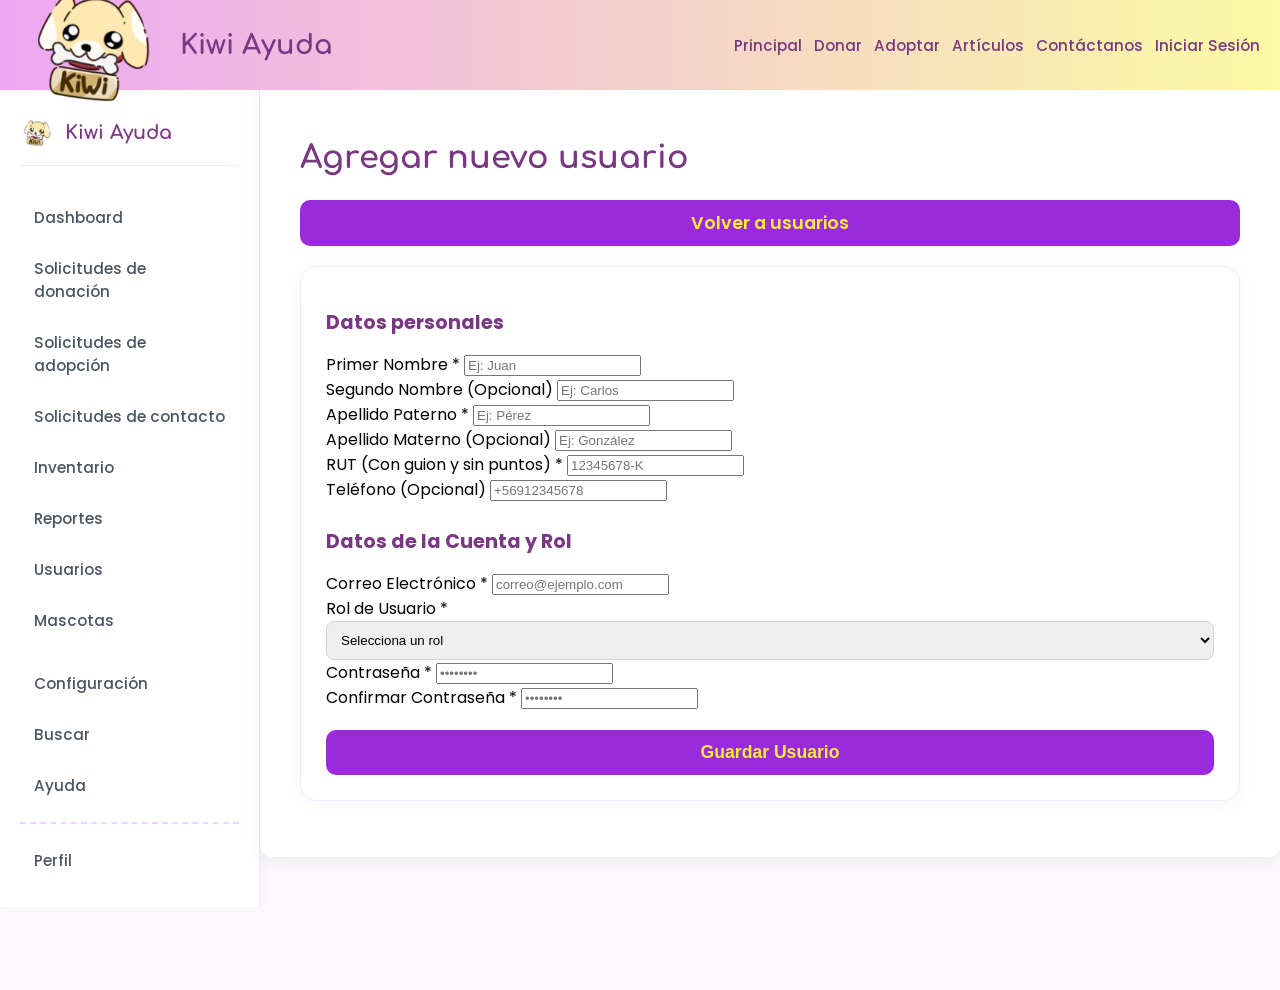
<file: frontend/agregarusuario.html>
<!DOCTYPE html>
<html lang="es">
<head>
    <meta charset="UTF-8">
    <meta name="viewport" content="width=device-width, initial-scale=1.0">
    <title>Kiwi Ayuda - Agregar Usuario</title>
    <link href="https://fonts.googleapis.com/css2?family=Poppins:wght@400;500;600;700&display=swap" rel="stylesheet">
    <link href="https://fonts.googleapis.com/css2?family=Comfortaa:wght@700&display=swap" rel="stylesheet">
    <link rel="stylesheet" href="estilo.css">
</head>
<body>
    <nav>
        <a href="./index.html" class="logo-container">
            <img src="img/logo2.png" alt="Logo Kiwi Ayuda" class="logo-img">
            <span>Kiwi Ayuda</span>
        </a>
        <ul>    
            <li><a href="./index.html">Principal</a></li>   
            <li><a href="./donacion.html">Donar</a></li> 
            <li><a href="./adopcion.html">Adoptar</a></li> 
            <li><a href="./blogs.html">Artículos</a></li> 
            <li><a href="./contacto.html">Contáctanos</a></li> 
            <li id="nav-paneladmin" style="display: none;"><a href="./paneladmin.html">Panel Admin</a></li>
            <li id="nav-logout" style="display: none;"><a href="#" onclick="cerrarSesion(event)">Cerrar Sesión</a></li>
            <li id="nav-login"><a href="./login.html">Iniciar Sesión</a></li>
        </ul>
    </nav>

    <div class="contenedor-panel-admin">
        <aside class="menu-lateral">
            <a href="./index.html" class="menu-lateral-logo">
                <img src="img/logo2.png" alt="Logo Kiwi Ayuda">
                <span>Kiwi Ayuda</span>
            </a>

            <ul class="menu-lateral-lista">
                <li><a href="">Dashboard</a></li>
                <li><a href="">Solicitudes de donación</a></li>
                <li><a href="">Solicitudes de adopción</a></li>
                <li><a href="">Solicitudes de contacto</a></li>
                <li><a href="">Inventario</a></li>
                <li><a href="">Reportes</a></li>
                <li><a href="./adminusuarios.html">Usuarios</a></li>
                <li><a href="./adminmascotas.html">Mascotas</a></li>
            </ul>

            <div class="menu-lateral-espaciador">
                <ul class="menu-lateral-lista">
                    <li><a href="">Configuración</a></li>
                    <li><a href="">Buscar</a></li>
                    <li><a href="">Ayuda</a></li>
                </ul>

                <hr class="menu-lateral-linea-punteada">

                <ul class="menu-lateral-lista">
                    <li><a href="">Perfil</a></li>
                </ul>
            </div>
        </aside>

        <main class="contenido-panel-admin">
            <div style="margin-bottom: 20px;">
                <h1 class="titulo-saludo-admin">Agregar nuevo usuario</h1>
                <a href="./adminusuarios.html" class="btn-estandar" style="text-decoration: none; display: inline-block; padding: 10px 20px;">Volver a usuarios</a>
            </div>

            <div class="bloque-contenido-vacio" style="padding: 25px;">
                <form id="form-registro-usuario" onsubmit="procesarRegistroUsuarioAdmin(event)">
                    
                    <h2 style="font-size: 1.2rem; color: #793881; margin-bottom: 15px;">Datos personales</h2>
                    
                    <div class="grid-2 mb-3">
                        <div>
                            <label for="pnombre">Primer Nombre *</label>
                            <input type="text" id="pnombre" placeholder="Ej: Juan">
                        </div>
                        <div>
                            <label for="snombre">Segundo Nombre (Opcional)</label>
                            <input type="text" id="snombre" placeholder="Ej: Carlos">
                        </div>
                    </div>

                    <div class="grid-2 mb-3">
                        <div>
                            <label for="appaterno">Apellido Paterno *</label>
                            <input type="text" id="appaterno" placeholder="Ej: Pérez">
                        </div>
                        <div>
                            <label for="apmaterno">Apellido Materno (Opcional)</label>
                            <input type="text" id="apmaterno" placeholder="Ej: González">
                        </div>
                    </div>

                    <div class="grid-2 mb-3">
                        <div>
                            <label for="rut">RUT (Con guion y sin puntos) *</label>
                            <input type="text" id="rut" placeholder="12345678-K">
                        </div>
                        <div>
                            <label for="telefono">Teléfono (Opcional)</label>
                            <input type="tel" id="telefono" placeholder="+56912345678">
                        </div>
                    </div>

                    <h2 style="font-size: 1.2rem; color: #793881; margin-top: 25px; margin-bottom: 15px;">Datos de la Cuenta y Rol</h2>

                    <div class="grid-2 mb-3">
                        <div>
                            <label for="email">Correo Electrónico *</label>
                            <input type="email" id="email" placeholder="correo@ejemplo.com">
                        </div>
                        <div>
                            <label for="rol">Rol de Usuario *</label>
                            <select id="rol" style="width: 100%; padding: 10px; border: 1px solid #d1d5db; border-radius: 8px;">
                                <option value="">Selecciona un rol</option>
                                <option value="Administrador">Administrador</option>
                                <option value="Voluntario">Voluntario</option>
                                <option value="Usuario común">Usuario común</option>
                            </select>
                        </div>
                    </div>

                    <div class="grid-2 mb-3">
                        <div>
                            <label for="password">Contraseña *</label>
                            <input type="password" id="password" placeholder="••••••••"> 
                        </div>
                        <div>
                            <label for="confirm-password">Confirmar Contraseña *</label>
                            <input type="password" id="confirm-password" placeholder="••••••••">
                        </div>
                    </div>

                    <div style="margin-top: 20px;">
                        <button type="submit" class="btn-estandar" style="border: none; cursor: pointer; padding: 12px 24px;">Guardar Usuario</button>
                    </div>
                </form>
            </div>
        </main>
    </div>

    <script>
        "use strict";

        function validar_run(rutCompleto) {
            rutCompleto = rutCompleto.replace(/^0+|[\s.]+/g, '');
            if (!/^[0-9]+[-|‐]{1}[0-9kK]{1}$/.test(rutCompleto)) return false;
            const tmp = rutCompleto.split('-');
            let digv = tmp[1];
            const rut = tmp[0];
            if (digv == 'K') digv = 'k';
            return calcular_dv(rut) == digv;
        }

        function calcular_dv(T) {
            let suma = 0;
            let multiplicador = 2;
            for (let i = 1; i <= T.length; i++) {
                suma += parseInt(T.charAt(T.length - i)) * multiplicador;
                multiplicador = multiplicador < 7 ? multiplicador + 1 : 2;
            }
            const resto = suma % 11;
            const dvCalculado = 11 - resto;
            if (dvCalculado == 11) return '0';
            if (dvCalculado == 10) return 'k';
            return dvCalculado.toString();
        }

        function procesarRegistroUsuarioAdmin(event) {
            event.preventDefault();

            const campoPNombre = document.getElementById('pnombre');
            const pnombre = campoPNombre.value.trim();
            if (pnombre === '') {
                alert('Por favor, ingresa el primer nombre.');
                campoPNombre.focus();
                return;
            }
            if (pnombre.length > 50) {
                alert('El primer nombre no puede tener más de 50 caracteres.');
                campoPNombre.focus();
                return;
            }

            const campoAppaterno = document.getElementById('appaterno');
            const appaterno = campoAppaterno.value.trim();
            if (appaterno === '') {
                alert('Por favor, ingresa el apellido paterno.');
                campoAppaterno.focus();
                return;
            }
            if (appaterno.length > 100) {
                alert('El apellido paterno no puede tener más de 100 caracteres.');
                campoAppaterno.focus();
                return;
            }

            const campoRut = document.getElementById('rut');
            const rutInput = campoRut.value.trim();
            if (!validar_run(rutInput)) {
                alert('El RUT ingresado no es válido. Por favor, asegúrate de ingresarlo con guion (Ej: 12345678-K).');
                campoRut.value = '';
                campoRut.focus();
                return;
            }

            const campoEmail = document.getElementById('email');
            const email = campoEmail.value.trim();
            if (email === '') {
                alert('Por favor, ingresa el correo electrónico.');
                campoEmail.focus();
                return;
            }
            if (email.length > 100) {
                alert('El correo electrónico no puede tener más de 100 caracteres.');
                campoEmail.focus();
                return;
            }

            const esDuoc = email.endsWith('@duoc.cl');
            const esProfe = email.endsWith('@profesor.duoc.cl');
            const esGmail = email.endsWith('@gmail.com');

            if (!esDuoc && !esProfe && !esGmail) {
                alert('El correo debe terminar en @duoc.cl, @profesor.duoc.cl o @gmail.com');
                campoEmail.focus();
                return;
            }

            const campoRol = document.getElementById('rol');
            const rol = campoRol.value;
            if (rol === '') {
                alert('Por favor, selecciona un rol para el usuario.');
                campoRol.focus();
                return;
            }

            const campoPass = document.getElementById('password');
            const pass = campoPass.value;
            if (pass === '') {
                alert('Por favor, ingresa una contraseña.');
                campoPass.focus();
                return;
            }
            if (pass.length < 8) {
                alert('La contraseña debe tener al menos 8 caracteres.');
                campoPass.focus();
                return;
            }

            const campoConfirm = document.getElementById('confirm-password');
            const confirmPass = campoConfirm.value;

            if (pass !== confirmPass) {
                alert('Las contraseñas ingresadas no coinciden. Por favor, verifícalas.');
                campoConfirm.value = '';
                campoConfirm.focus();
                return;
            }

            const datosUsuario = {
                idUsuario: Math.floor(Math.random() * 9000) + 1000,
                pnombre: pnombre,
                snombre: document.getElementById('snombre').value.trim(),
                appaterno: appaterno,
                apmaterno: document.getElementById('apmaterno').value.trim(),
                rut: rutInput,
                telefono: document.getElementById('telefono').value.trim(),
                email: email,
                rol: rol,
                password: pass
            };

            console.log("Nuevo usuario registrado desde Admin:", datosUsuario);
            alert(`Usuario "${datosUsuario.pnombre} ${datosUsuario.appaterno}" registrado exitosamente con el rol de ${datosUsuario.rol}.`);
            
            window.location.href = "./adminusuarios.html";
        }

        document.addEventListener('DOMContentLoaded', () => {
            const sesionGuardada = localStorage.getItem('usuarioSesion');
            if (sesionGuardada) {
                const usuario = JSON.parse(sesionGuardada);
                const btnLogin = document.getElementById('nav-login');
                const btnLogout = document.getElementById('nav-logout');
                
                if (btnLogin) btnLogin.style.display = 'none';
                if (btnLogout) btnLogout.style.display = 'block';

                if (usuario.correo === 'admin@gmail.com') {
                    const btnAdmin = document.getElementById('nav-paneladmin');
                    if (btnAdmin) {
                        btnAdmin.style.display = 'block';
                    }
                }
            }
        });

        function cerrarSesion(event) {
            event.preventDefault();
            localStorage.removeItem('usuarioSesion');
            alert('Has cerrado sesión correctamente.');
            window.location.href = './index.html';
        }
    </script>
</body>
</html>
</file>
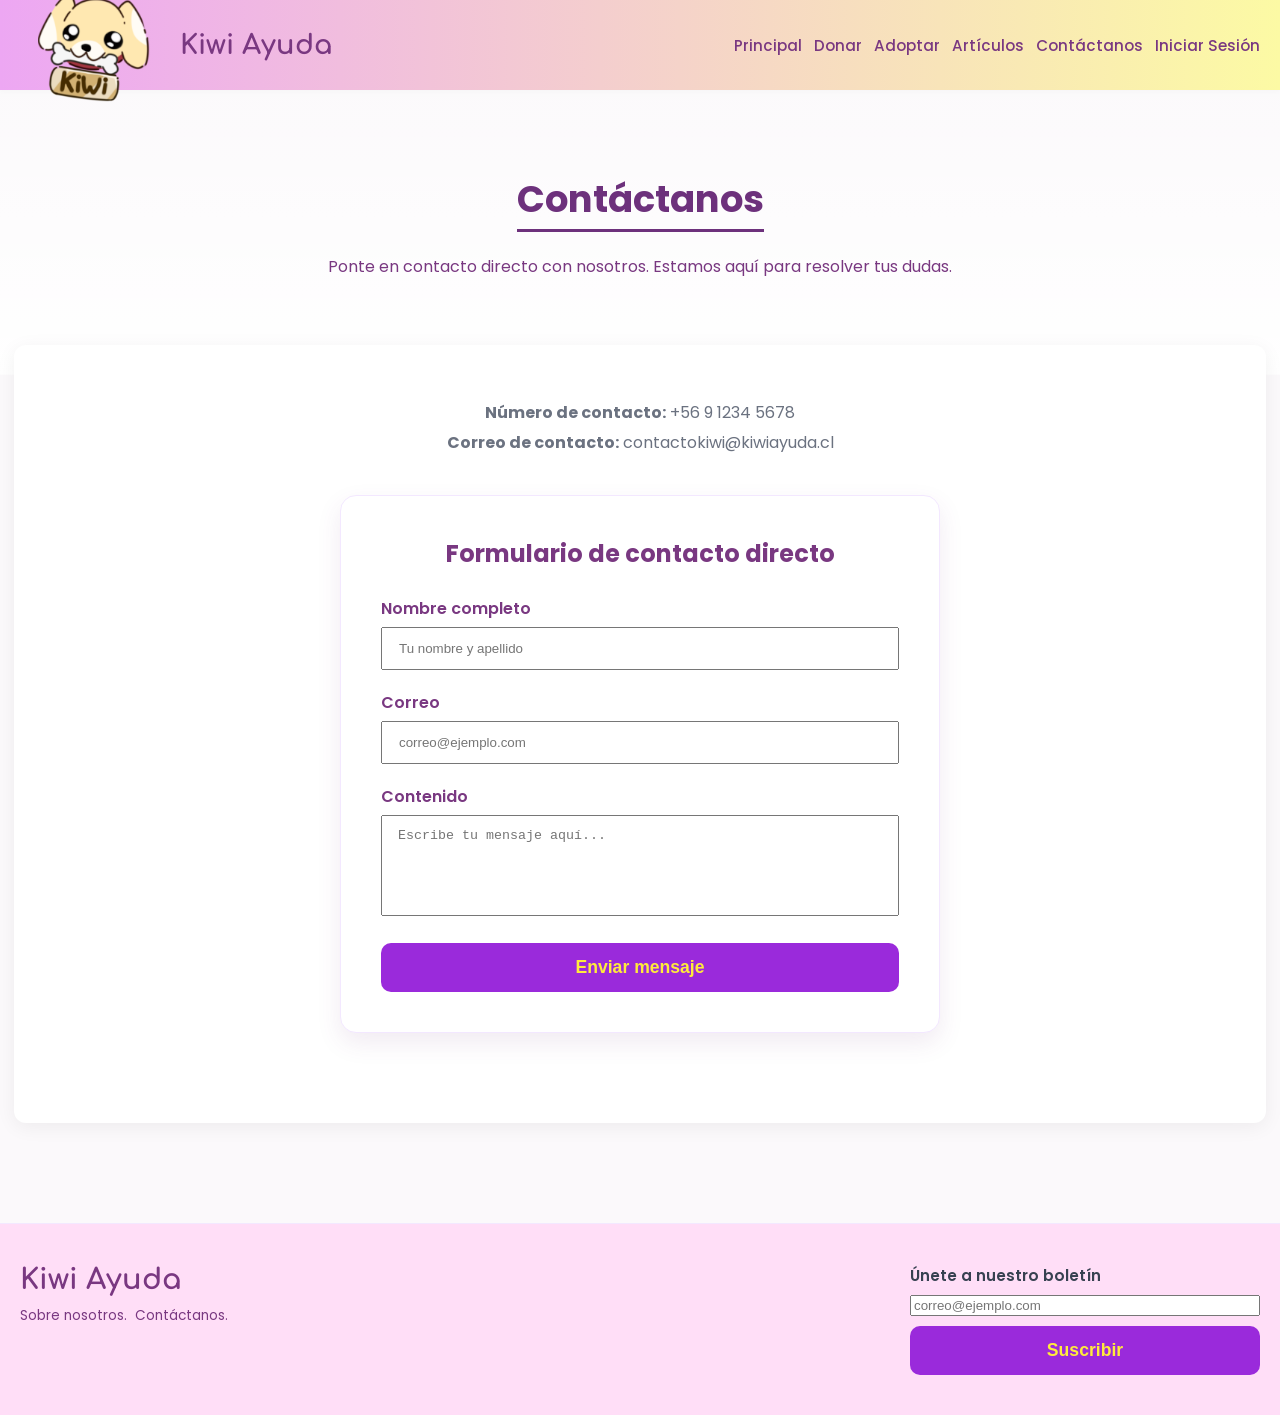
<file: frontend/contacto.html>
<!DOCTYPE html>
<html lang="es">
<head>
    <meta charset="UTF-8">
    <meta name="viewport" content="width=device-width, initial-scale=1.0">
    <title>Contáctanos - Kiwi Ayuda</title>
    <link href="https://fonts.googleapis.com/css2?family=Poppins:wght@400;500;600;700&display=swap" rel="stylesheet">
    <link href="https://fonts.googleapis.com/css2?family=Comfortaa:wght@700&display=swap" rel="stylesheet">
    <link rel="stylesheet" href="estilo.css">
</head>

<body>

    <nav>
        <a href="./index.html" class="logo-container">
            <img src="img/logo2.png" alt="Logo Kiwi Ayuda" class="logo-img">
            <span>Kiwi Ayuda</span>
        </a>
        <ul>    
            <li><a href="./index.html">Principal</a></li>   
            <li><a href="./donacion.html">Donar</a></li> 
            <li><a href="./adopcion.html">Adoptar</a></li> 
            <li><a href="./blogs.html">Artículos</a></li> 
            <li><a href="./contacto.html">Contáctanos</a></li> 
            <li id="nav-paneladmin" style="display: none;"><a href="./paneladmin.html">Panel Admin</a></li>
            <li id="nav-logout" style="display: none;"><a href="#" onclick="cerrarSesion(event)">Cerrar Sesión</a></li>
            <li id="nav-login"><a href="./login.html">Iniciar Sesión</a></li>
        </ul>
    </nav>

    <div id="vista-contacto">
        <section class="banner-index">
            <div class="contenido-banner">
                <h1>Contáctanos</h1>
                <p>Ponte en contacto directo con nosotros. Estamos aquí para resolver tus dudas.</p>
            </div>
        </section>

        <main>
            <div style="text-align: center; margin-bottom: 30px;">
                <p style="color: #6b7280; font-size: 1rem; margin: 5px 0;"><strong>Número de contacto:</strong> +56 9 1234 5678</p>
                <p style="color: #6b7280; font-size: 1rem; margin: 5px 0;"><strong>Correo de contacto:</strong> contactokiwi@kiwiayuda.cl</p>
            </div>

            <form id="form-contacto" class="formulario-card" onsubmit="procesarContactoMockup(event)">
                <h2 style="color: #793881; text-align: center; font-size: 1.5rem; margin-top: 0; margin-bottom: 25px; font-weight: 700;">Formulario de contacto directo</h2>

                <label for="nombre-completo" style="color: #793881; font-weight: 600;">Nombre completo</label>
                <input type="text" id="nombre-completo" placeholder="Tu nombre y apellido">

                <label for="correo-contacto" style="color: #793881; font-weight: 600;">Correo</label>
                <input type="text" id="correo-contacto" placeholder="correo@ejemplo.com">

                <label for="contenido-mensaje" style="color: #793881; font-weight: 600;">Contenido</label>
                <textarea id="contenido-mensaje" rows="5" placeholder="Escribe tu mensaje aquí..." style="resize: none;"></textarea>

                <button type="submit" class="btn-estandar">Enviar mensaje</button>
            </form>
        </main>
    </div>

    <footer>
        <div class="footer-container">
            <div style="max-width: 400px;">
                <h2 style="font-family: 'Comfortaa', cursive; color: #793881; font-size: 1.8rem; margin: 0 0 10px 0;">Kiwi Ayuda</h2>
                <div class="campo-checkbox" style="margin: 0;">
                    <a href="./nosotros.html" style="color: #793881; font-size: 0.85rem; text-decoration: none;">Sobre nosotros.</a>
                    <a href="./contacto.html" style="color: #793881; font-size: 0.85rem; text-decoration: none;">Contáctanos.</a>
                </div>
            </div>

            <div style="max-width: 350px; width: 100%;">
                <label for="boletin-email" style="display: block; color: #374151; font-size: 0.95rem; font-weight: 600; margin-bottom: 8px;">Únete a nuestro boletín</label>
                <form onsubmit="event.preventDefault(); alert('¡Gracias por suscribirte!'); this.reset();" style="display: flex; flex-direction: column; gap: 10px;">
                    <input type="email" id="boletin-email" placeholder="correo@ejemplo.com" required style="box-sizing: border-box; width: 100%;">
                    <button type="submit" class="btn-estandar" style="margin: 0;">Suscribir</button>
                </form>
            </div>
        </div>
    </footer>

    <script>
        //casi la misma validacion que en login
        function procesarContactoMockup(event) {
            event.preventDefault();

            const campoNombre = document.getElementById('nombre-completo');
            const campoCorreo = document.getElementById('correo-contacto');
            const campoMensaje = document.getElementById('contenido-mensaje');

            const nombre = campoNombre.value.trim();
            const correo = campoCorreo.value.trim();
            const mensaje = campoMensaje.value.trim();

            if (nombre === '') {
                alert('Por favor, ingresa tu nombre completo.');
                campoNombre.focus();
                return;
            }

            if (nombre.length > 100) {
                alert('El nombre no puede tener más de 100 caracteres.');
                campoNombre.focus();
                return;
            }

            if (correo === '') {
                alert('Por favor, ingresa tu correo electrónico.');
                campoCorreo.focus();
                return;
            }

            if (correo.length > 100) {
                alert('El correo no puede tener más de 100 caracteres.');
                campoCorreo.focus();
                return;
            }

            if (mensaje.length > 500) {
                alert('El mensaje no puede tener más de 500 caracteres.');
                campoMensaje.focus();
                return;
            }

            const esDuoc = correo.endsWith('@duoc.cl');
            const esProfe = correo.endsWith('@profesor.duoc.cl');
            const esGmail = correo.endsWith('@gmail.com');

            if (!esDuoc && !esProfe && !esGmail) {
                alert('El correo debe terminar en @duoc.cl, @profesor.duoc.cl o @gmail.com');
                campoCorreo.focus();
                return;
            }

            if (mensaje === '') {
                alert('Por favor, ingresa el contenido de tu mensaje.');
                campoMensaje.focus();
                return;
            }

            alert('Mensaje enviado con éxito');
            document.getElementById('form-contacto').reset();
        }

        //inicio y cierre de sesion, guarda usuario admin en memoria local y permite hacer visibles botones Panel admin y Cerrar sesión
        document.addEventListener('DOMContentLoaded', () => {
            const sesionGuardada = localStorage.getItem('usuarioSesion');
            if (sesionGuardada) {
                const usuario = JSON.parse(sesionGuardada);
                const btnLogin = document.getElementById('nav-login');
                const btnLogout = document.getElementById('nav-logout');
                
                if (btnLogin) btnLogin.style.display = 'none';
                if (btnLogout) btnLogout.style.display = 'block';

                if (usuario.correo === 'admin@gmail.com') {
                    const btnAdmin = document.getElementById('nav-paneladmin');
                    if (btnAdmin) {
                        btnAdmin.style.display = 'block';
                    }
                }
            }
        });

        function cerrarSesion(event) {
            event.preventDefault();
            localStorage.removeItem('usuarioSesion');
            alert('Has cerrado sesión correctamente.');
            window.location.href = './index.html';
        }
    </script>
</body>
</html>
</file>
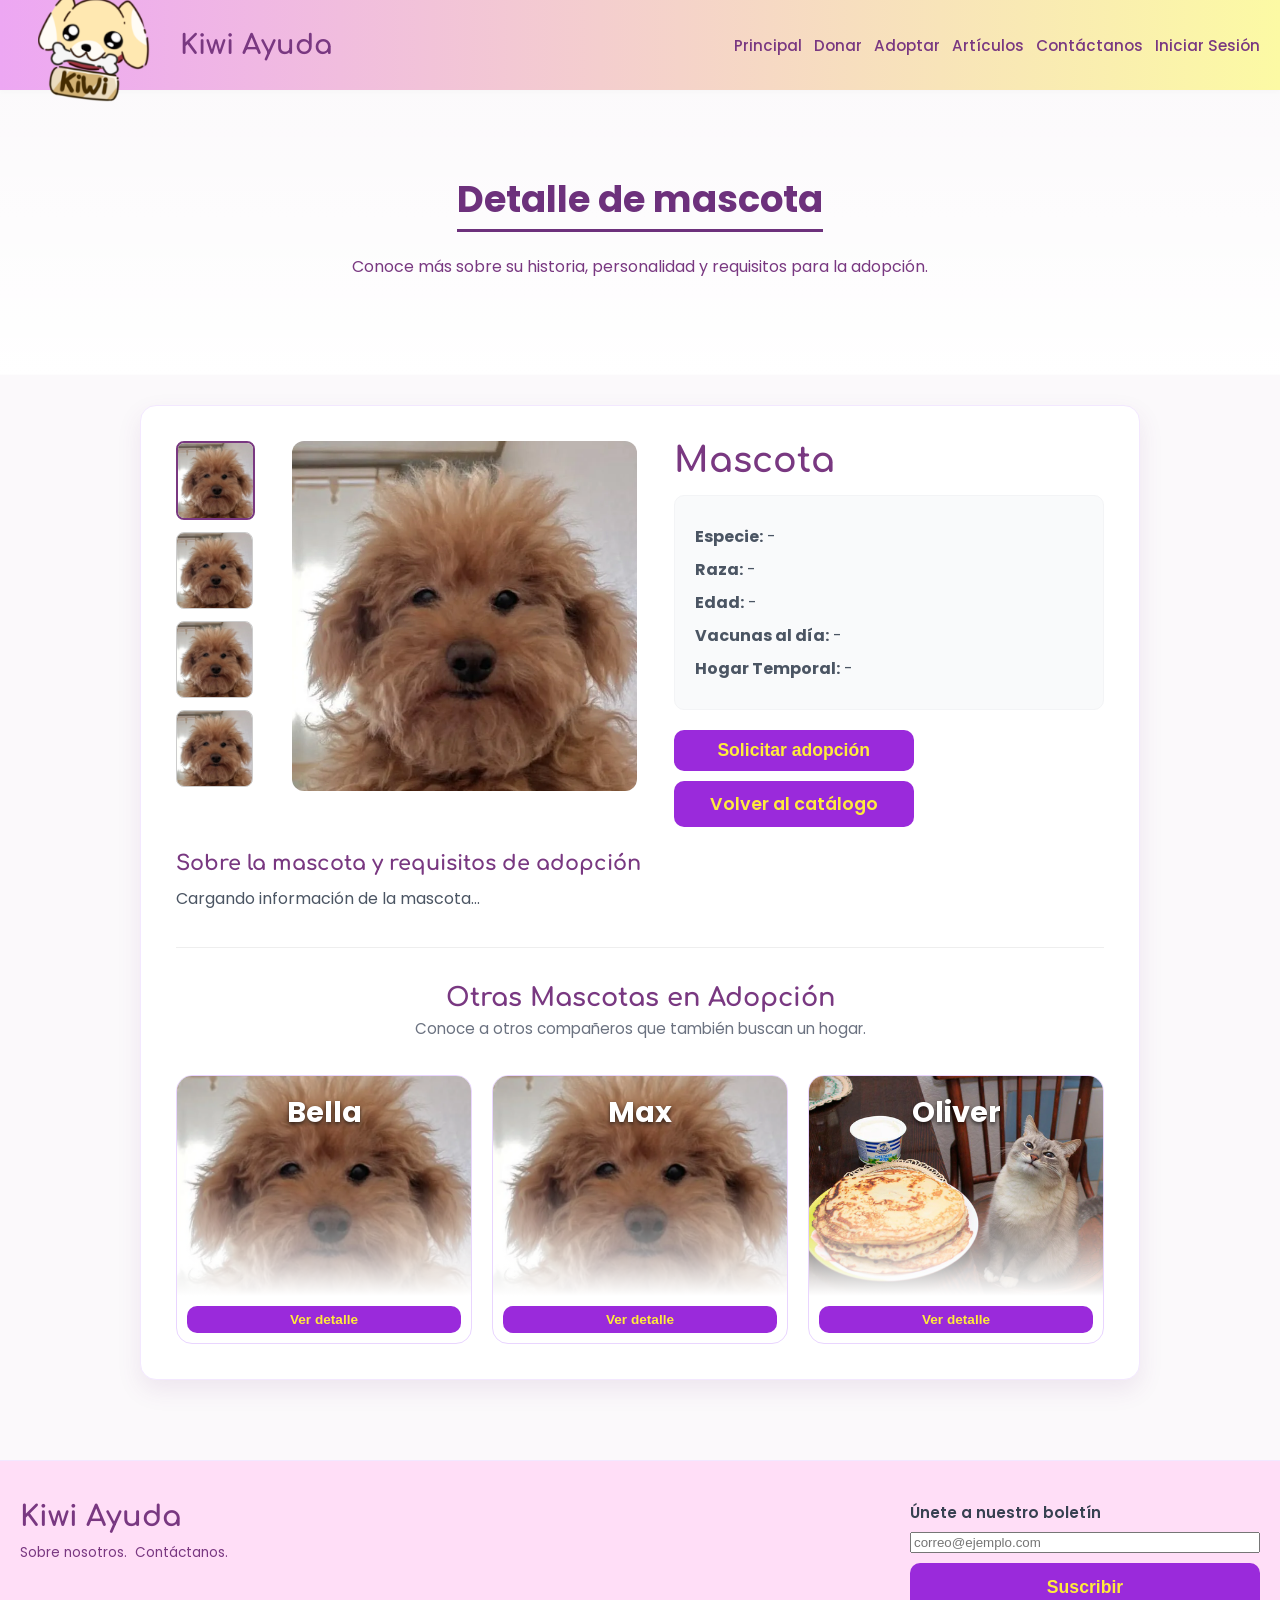
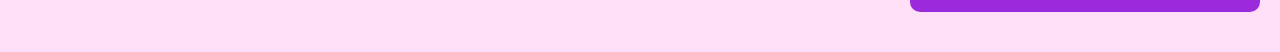
<file: frontend/detallem.html>
<!DOCTYPE html>
<html lang="es">
<head>
    <meta charset="UTF-8">
    <meta name="viewport" content="width=device-width, initial-scale=1.0">
    <title>Detalle de Mascota - Kiwi Ayuda</title>
    <link href="https://fonts.googleapis.com/css2?family=Poppins:wght@400;500;600;700&display=swap" rel="stylesheet">
    <link href="https://fonts.googleapis.com/css2?family=Comfortaa:wght@700&display=swap" rel="stylesheet">
    <link rel="stylesheet" href="estilo.css">
</head>
<body>

    <nav>
        <a href="./index.html" class="logo-container">
            <img src="img/logo2.png" alt="Logo Kiwi Ayuda" class="logo-img">
            <span>Kiwi Ayuda</span>
        </a>
        <ul>    
            <li><a href="./index.html">Principal</a></li>   
            <li><a href="./donacion.html">Donar</a></li> 
            <li><a href="./adopcion.html">Adoptar</a></li> 
            <li><a href="./blogs.html">Artículos</a></li> 
            <li><a href="./contacto.html">Contáctanos</a></li> 
            <li id="nav-paneladmin" style="display: none;"><a href="./paneladmin.html">Panel Admin</a></li>
            <li id="nav-logout" style="display: none;"><a href="#" onclick="cerrarSesion(event)">Cerrar Sesión</a></li>
            <li id="nav-login"><a href="./login.html">Iniciar Sesión</a></li>
        </ul>
    </nav>

    <div id="vista-detalle">
        <section class="banner-index">
            <div class="contenido-banner">
                <h1 id="banner-titulo">Detalle de mascota</h1>
                <p>Conoce más sobre su historia, personalidad y requisitos para la adopción.</p>
            </div>
        </section>

        <div class="formulario-card" style="max-width: 1000px; width: 90%; margin: 30px auto; padding: 35px;">
            <div style="display: flex; gap: 30px; align-items: flex-start; margin-bottom: 25px; flex-wrap: wrap;">
                
                <div style="display: flex; flex-direction: column; gap: 12px;">
                    <img id="thumb-principal" src="img/perro.png" alt="Miniatura 1" onclick="cambiarImagenPrincipal(this.src)" style="width: 75px; height: 75px; object-fit: cover; border-radius: 8px; cursor: pointer; border: 2px solid #793881;">
                    <img id="thumb-2" src="img/perro.png" alt="Miniatura 2" onclick="cambiarImagenPrincipal(this.src)" style="width: 75px; height: 75px; object-fit: cover; border-radius: 8px; cursor: pointer; border: 1px solid #ccc;">
                    <img id="thumb-3" src="img/perro.png" alt="Miniatura 3" onclick="cambiarImagenPrincipal(this.src)" style="width: 75px; height: 75px; object-fit: cover; border-radius: 8px; cursor: pointer; border: 1px solid #ccc;">
                    <img id="thumb-4" src="img/perro.png" alt="Miniatura 4" onclick="cambiarImagenPrincipal(this.src)" style="width: 75px; height: 75px; object-fit: cover; border-radius: 8px; cursor: pointer; border: 1px solid #ccc;">
                </div>

                <div style="flex: 1; min-width: 280px; text-align: center;">
                    <img id="det-imagen" src="img/perro.png" alt="Mascota" style="max-width: 100%; height: 350px; object-fit: cover; border-radius: 12px; display: block; margin: 0 auto 15px auto;">
                </div>

                <div style="flex: 1.2; min-width: 280px;">
                    <h2 id="det-nombre" style="font-family: 'Comfortaa', cursive; color: #793881; font-size: 2.2rem; margin: 0 0 15px 0;">Mascota</h2>
                    
                    <div style="background-color: #f9fafb; padding: 20px; border-radius: 10px; border: 1px solid #f3f4f6; margin-bottom: 20px;">
                        <p style="color: #4b5563; font-size: 1rem; margin: 8px 0;"><strong>Especie:</strong> <span id="det-especie">-</span></p>
                        <p style="color: #4b5563; font-size: 1rem; margin: 8px 0;"><strong>Raza:</strong> <span id="det-raza">-</span></p>
                        <p style="color: #4b5563; font-size: 1rem; margin: 8px 0;"><strong>Edad:</strong> <span id="det-edad">-</span></p>
                        <p style="color: #4b5563; font-size: 1rem; margin: 8px 0;"><strong>Vacunas al día:</strong> <span id="det-vacunas">-</span></p>
                        <p style="color: #4b5563; font-size: 1rem; margin: 8px 0;"><strong>Hogar Temporal:</strong> <span id="det-hogar">-</span></p>
                    </div>

                    <div style="display: flex; flex-direction: column; gap: 10px; align-items: flex-start;">
                        <button onclick="solicitarAdopcion()" class="btn-estandar" style="width: 240px; padding: 10px 12px; margin: 0; box-sizing: border-box; text-align: center; white-space: nowrap;">Solicitar adopción</button>
                        <a href="./adopcion.html" class="btn-estandar" style="display: inline-block; width: 240px; padding: 10px 12px; margin: 0; box-sizing: border-box; text-align: center; text-decoration: none; white-space: nowrap;">Volver al catálogo</a>
                    </div>
                </div>
            </div>

            <div style="margin-top: 15px; margin-bottom: 30px;">
                <h3 style="font-family: 'Comfortaa', cursive; color: #793881; font-size: 1.3rem; margin-bottom: 10px;">Sobre la mascota y requisitos de adopción</h3>
                <p id="det-descripcion" style="color: #4b5563; font-size: 1rem; line-height: 1.7; text-align: left; margin: 0;">
                    Cargando información de la mascota...
                </p>
            </div>

            <hr style="border: 0; border-top: 1px solid #eee; margin: 35px 0;">

            <div style="text-align: center; margin-bottom: 25px;">
                <h3 style="font-family: 'Comfortaa', cursive; color: #793881; font-size: 1.6rem; margin: 0 0 5px 0;">Otras Mascotas en Adopción</h3>
                <p style="color: #6b7280; font-size: 0.95rem; margin: 0;">Conoce a otros compañeros que también buscan un hogar.</p>
            </div>

            <div id="mini-catalogo" class="cards-grid" style="grid-template-columns: repeat(3, 1fr); gap: 20px;">
            </div>
        </div>
    </div>

    <footer>
        <div class="footer-container">
            <div style="max-width: 400px;">
                <h2 style="font-family: 'Comfortaa', cursive; color: #793881; font-size: 1.8rem; margin: 0 0 10px 0;">Kiwi Ayuda</h2>
                <div class="campo-checkbox" style="margin: 0;">
                    <a href="./nosotros.html" style="color: #793881; font-size: 0.85rem; text-decoration: none;">Sobre nosotros.</a>
                    <a href="./contacto.html" style="color: #793881; font-size: 0.85rem; text-decoration: none;">Contáctanos.</a>
                </div>
            </div>

            <div style="max-width: 350px; width: 100%;">
                <label for="boletin-email" style="display: block; color: #374151; font-size: 0.95rem; font-weight: 600; margin-bottom: 8px;">Únete a nuestro boletín</label>
                <form onsubmit="event.preventDefault(); alert('¡Gracias por suscribirte!'); this.reset();" style="display: flex; flex-direction: column; gap: 10px;">
                    <input type="email" id="boletin-email" placeholder="correo@ejemplo.com" required style="box-sizing: border-box; width: 100%;">
                    <button type="submit" class="btn-estandar" style="margin: 0;">Suscribir</button>
                </form>
            </div>
        </div>
    </footer>

    <script>
        
        "use strict";

        //clase mascota base

        let mascota_base = {
            id: 0,
            nombre: "Sin nombre",
            especie: "Desconocida",
            raza: "Mestizo",
            edad: "Desconocida",
            vacunas: "No",
            descripcion: "Sin descripción disponible.",
            hogarTemporal: "Av. Pajaritos 1234, Maipú, Santiago",
            imagen: "img/perro.png"
        };

        //instancio o creo multiples objetos mascota_base iguales a los que estan en adopcion.html, teniendo en cuenta que en un caso real estos serian compartidos por adopcion y detallem desde una base de datos
        let m1 = Object.create(mascota_base); m1.id = 1; m1.nombre = "Max"; m1.especie = "Perro"; m1.raza = "Quiltro"; m1.edad = "2 años"; m1.vacunas = "Si"; m1.descripcion = "Macho, 2 años. Juguetón, enérgico y muy amigable con niños."; m1.hogarTemporal = "Av. Pajaritos 1420, Maipú, Santiago"; m1.imagen = "img/perro.png";
        let m2 = Object.create(mascota_base); m2.id = 2; m2.nombre = "Luna"; m2.especie = "Gato"; m2.raza = "Mestizo"; m2.edad = "1 año"; m2.vacunas = "Si"; m2.descripcion = "Hembra, 1 año. Tranquila, cariñosa y acostumbrada a vivir en departamento."; m2.hogarTemporal = "Av. Italia 850, Providencia, Santiago"; m2.imagen = "img/gato.png";
        let m3 = Object.create(mascota_base); m3.id = 3; m3.nombre = "Rocky"; m3.especie = "Perro"; m3.raza = "Doberman"; m3.edad = "3 años"; m3.vacunas = "Parcialmente"; m3.descripcion = "Macho, 3 años. Protector, obediente y le encanta salir a pasear al parque."; m3.hogarTemporal = "Gran Avenida 4500, San Miguel, Santiago"; m3.imagen = "img/perro.png";
        let m4 = Object.create(mascota_base); m4.id = 4; m4.nombre = "Mimi"; m4.especie = "Gato"; m4.raza = "Siames"; m4.edad = "6 meses"; m4.vacunas = "Si"; m4.descripcion = "Hembra, 6 meses. Muy curiosa, sociable y le encanta jugar con pelotas de lana."; m4.hogarTemporal = "Av. Grecia 2100, Ñuñoa, Santiago"; m4.imagen = "img/gato.png";
        let m5 = Object.create(mascota_base); m5.id = 5; m5.nombre = "Oliver"; m5.especie = "Gato"; m5.raza = "Mestizo"; m5.edad = "2 años"; m5.vacunas = "No"; m5.descripcion = "Macho, 2 años. Independiente, cariñoso a sus tiempos y esterilizado."; m5.hogarTemporal = "Av. Vicuña Mackenna 3200, La Florida, Santiago"; m5.imagen = "img/gato.png";
        let m6 = Object.create(mascota_base); m6.id = 6; m6.nombre = "Toby"; m6.especie = "Perro"; m6.raza = "Golden Retriever"; m6.edad = "4 años"; m6.vacunas = "Si"; m6.descripcion = "Macho, 4 años. Noble, ideal para familias senior o casas amplias."; m6.hogarTemporal = "Camino El Venado 500, Huechuraba, Santiago"; m6.imagen = "img/perro.png";
        let m7 = Object.create(mascota_base); m7.id = 7; m7.nombre = "Bella"; m7.especie = "Perro"; m7.raza = "Quiltro"; m7.edad = "1.5 años"; m7.vacunas = "Parcialmente"; m7.descripcion = "Hembra, 1.5 años. Activa, sociable con otros perros y muy cariñosa."; m7.hogarTemporal = "Av. Concha y Toro 1100, Puente Alto, Santiago"; m7.imagen = "img/perro.png";
        let m8 = Object.create(mascota_base); m8.id = 8; m8.nombre = "Simba"; m8.especie = "Gato"; m8.raza = "Angora"; m8.edad = "8 meses"; m8.vacunas = "Si"; m8.descripcion = "Macho, 8 meses. Dulce, ronroneador y en busca de un hogar tranquilo."; m8.hogarTemporal = "Av. Las Condes 9800, Las Condes, Santiago"; m8.imagen = "img/gato.png";


        //creo una lista catalogo
        let catalogoMascotas = [m1, m2, m3, m4, m5, m6, m7, m8];

        //funcion para cambiar de imagen, actualmente todas las imagenes son la mismas dependiendo si es perro o gato
        function cambiarImagenPrincipal(src) {
            document.getElementById("det-imagen").src = src;
        }

        //ver detalle
        function verDetalleMascota(id) {
            let seleccionada = catalogoMascotas.find(function(m) {
                return m.id === id;
            });

            if (seleccionada) {
                let datos = {
                    id: seleccionada.id,
                    nombre: seleccionada.nombre,
                    especie: seleccionada.especie,
                    raza: seleccionada.raza,
                    edad: seleccionada.edad,
                    vacunas: seleccionada.vacunas,
                    descripcion: seleccionada.descripcion,
                    hogarTemporal: seleccionada.hogarTemporal,
                    imagen: seleccionada.imagen
                };
                localStorage.setItem("mascotaSeleccionada", JSON.stringify(datos));
                window.location.href = "./detallem.html";
            }
        }

        //se usa la memoria local del navegador para obtener el texto guardado bajo mascotaSeleccionada como JSON
        let datosGuardados = JSON.parse(localStorage.getItem("mascotaSeleccionada"));
        let idActual = 0;

        //obitene datos de la mascota correspondiente si ya existe en la memoria local del navegador y los carga en la interfaz
        if (datosGuardados) {
            let mascotaActual = Object.create(mascota_base);
            mascotaActual.id = datosGuardados.id;
            mascotaActual.nombre = datosGuardados.nombre;
            mascotaActual.especie = datosGuardados.especie;
            mascotaActual.raza = datosGuardados.raza;
            mascotaActual.edad = datosGuardados.edad;
            mascotaActual.vacunas = datosGuardados.vacunas;
            mascotaActual.descripcion = datosGuardados.descripcion;
            mascotaActual.hogarTemporal = datosGuardados.hogarTemporal;
            mascotaActual.imagen = datosGuardados.imagen;

            idActual = mascotaActual.id;

            document.getElementById("det-nombre").textContent = mascotaActual.nombre;
            document.getElementById("det-imagen").src = mascotaActual.imagen;
            document.getElementById("det-especie").textContent = mascotaActual.especie;
            document.getElementById("det-raza").textContent = mascotaActual.raza;
            document.getElementById("det-edad").textContent = mascotaActual.edad;
            document.getElementById("det-vacunas").textContent = mascotaActual.vacunas;
            document.getElementById("det-hogar").textContent = mascotaActual.hogarTemporal;
            document.getElementById("det-descripcion").textContent = mascotaActual.descripcion;

            let imgMock = mascotaActual.imagen;
            document.getElementById("thumb-principal").src = imgMock;
            document.getElementById("thumb-2").src = imgMock;
            document.getElementById("thumb-3").src = imgMock;
            document.getElementById("thumb-4").src = imgMock;
        }

        //pone a 3 mascotas de la lista al azar en Otras mascotas buscando hogar
        let disponibles = catalogoMascotas.filter(function(m) {
            return m.id !== idActual;
        });

        disponibles.sort(function() {
            return 0.5 - Math.random();
        });


        let seleccionAzar = disponibles.slice(0, 3);
        let contenedorMini = document.getElementById("mini-catalogo");

        seleccionAzar.forEach(function(m) {
            let cardHtml = `
                <div class="help-card" style="margin: 0;">
                    <div class="card-image-wrapper">
                        <div class="card-floating-title">${m.nombre}</div>
                        <img src="${m.imagen}" alt="${m.nombre}">
                        <div class="card-image-fade"></div>
                    </div>
                    <div class="card-body" style="padding: 10px; text-align: center;">
                        <button onclick="verDetalleMascota(${m.id})" class="btn-estandar" style="padding: 6px 12px; font-size: 0.85rem; width: 100%;">Ver detalle</button>
                    </div>
                </div>
            `;
            contenedorMini.innerHTML += cardHtml;
        });

        //inicio y cierre de sesion, guarda usuario admin en memoria local y permite hacer visibles botones Panel admin y Cerrar sesión
        document.addEventListener('DOMContentLoaded', () => {
            const sesionGuardada = localStorage.getItem('usuarioSesion');
            if (sesionGuardada) {
                const usuario = JSON.parse(sesionGuardada);
                const btnLogin = document.getElementById('nav-login');
                const btnLogout = document.getElementById('nav-logout');
                
                if (btnLogin) btnLogin.style.display = 'none';
                if (btnLogout) btnLogout.style.display = 'block';

                if (usuario.correo === 'admin@gmail.com') {
                    const btnAdmin = document.getElementById('nav-paneladmin');
                    if (btnAdmin) {
                        btnAdmin.style.display = 'block';
                    }
                }
            }
        });

        function cerrarSesion(event) {
            event.preventDefault();
            localStorage.removeItem('usuarioSesion');
            alert('Has cerrado sesión correctamente.');
            window.location.href = './index.html';
        }
    </script>
</body>
</html>
</file>
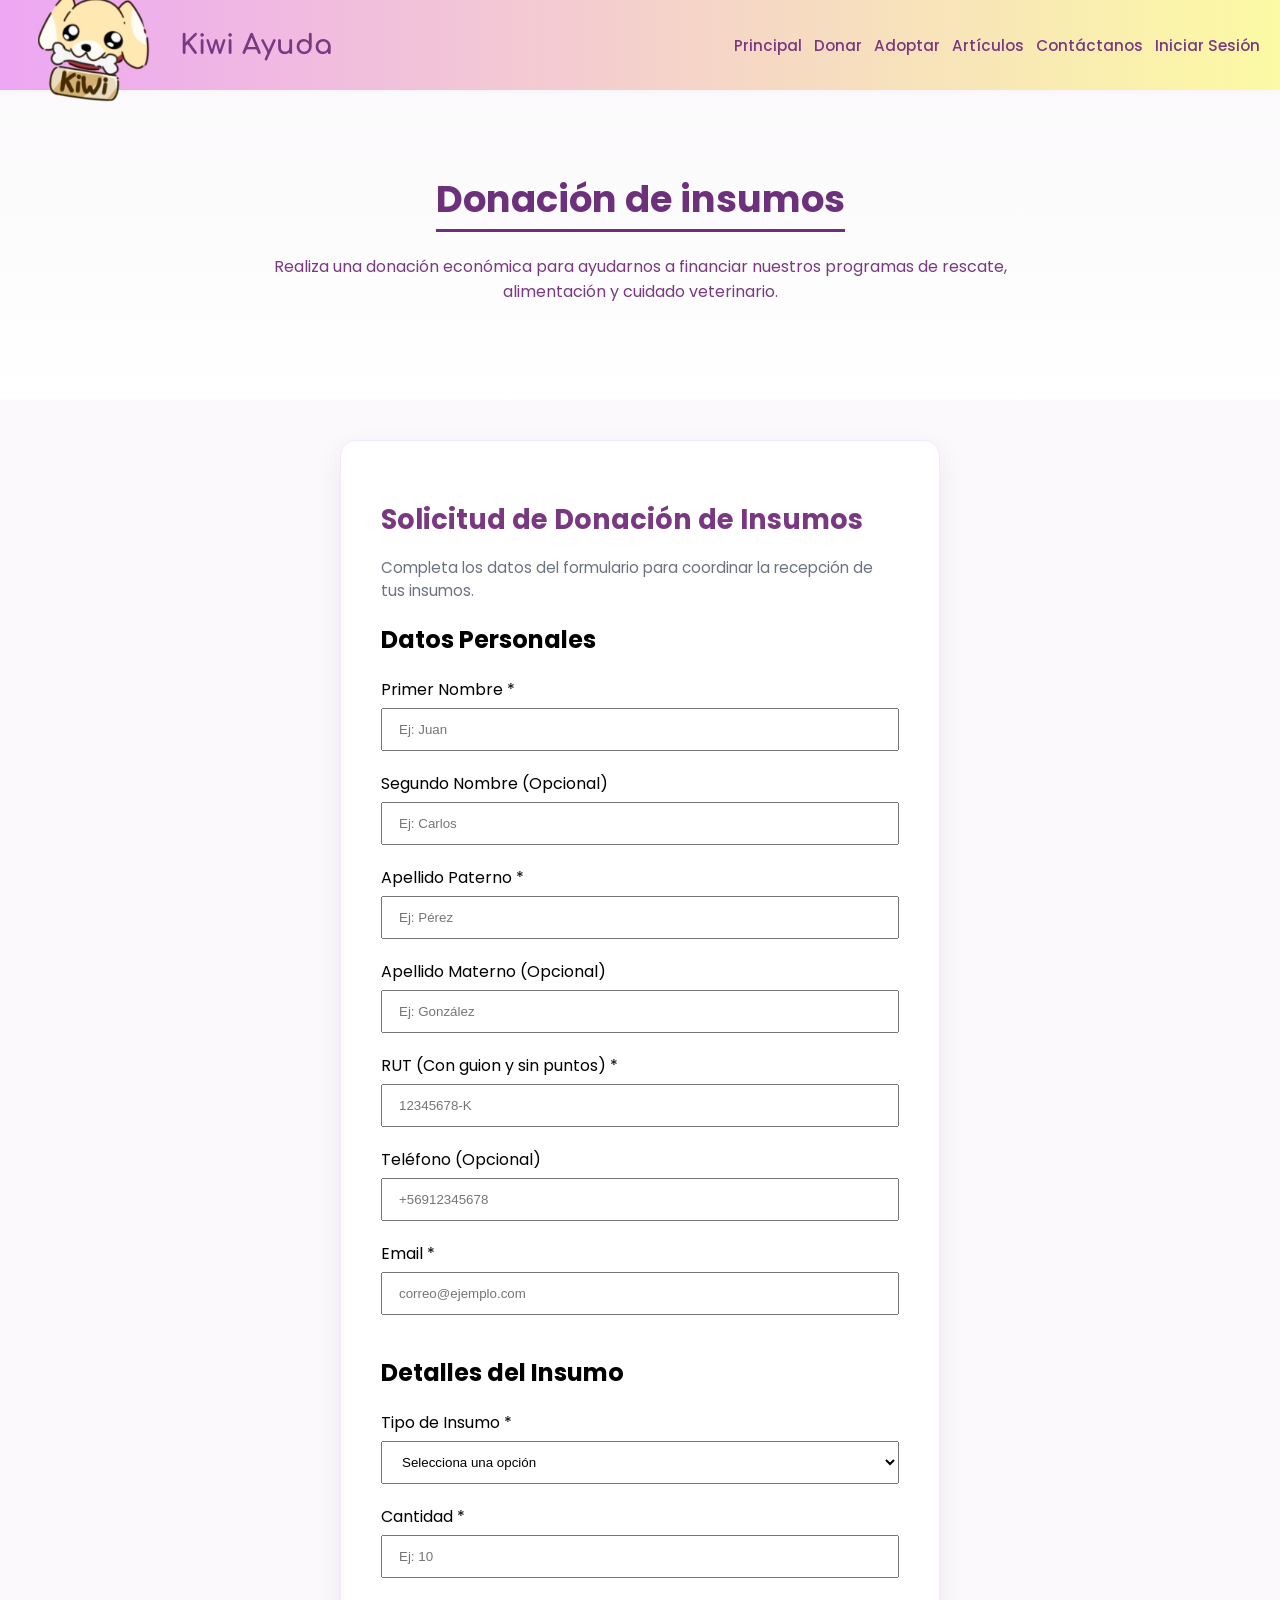
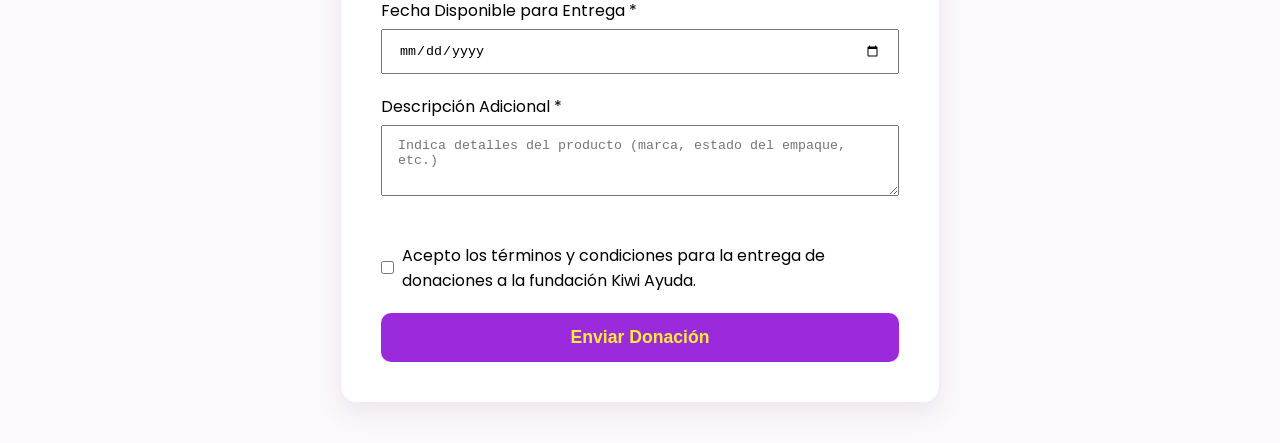
<file: frontend/donacion.html>
<!DOCTYPE html>
<html lang="es">
<head>
    <meta charset="UTF-8">
    <meta name="viewport" content="width=device-width, initial-scale=1.0">
    <title>Kiwi Ayuda - Donación de Insumos</title>
    <link href="https://fonts.googleapis.com/css2?family=Poppins:wght@400;500;600;700&display=swap" rel="stylesheet">
    <link href="https://fonts.googleapis.com/css2?family=Comfortaa:wght@700&display=swap" rel="stylesheet">
    <link rel="stylesheet" href="estilo.css">
</head>
<body>

    <nav>
        <a href="./index.html" class="logo-container">
            <img src="img/logo2.png" alt="Logo Kiwi Ayuda" class="logo-img">
            <span>Kiwi Ayuda</span>
        </a>
        <ul>    
            <li><a href="./index.html">Principal</a></li>   
            <li><a href="./donacion.html">Donar</a></li> 
            <li><a href="./adopcion.html">Adoptar</a></li> 
            <li><a href="./blogs.html">Artículos</a></li> 
            <li><a href="./contacto.html">Contáctanos</a></li> 
            <li id="nav-paneladmin" style="display: none;"><a href="./paneladmin.html">Panel Admin</a></li>
            <li id="nav-logout" style="display: none;"><a href="#" onclick="cerrarSesion(event)">Cerrar Sesión</a></li>
            <li id="nav-login"><a href="./login.html">Iniciar Sesión</a></li>
        </ul>
    </nav>

    <div id="vista-donacion">
         <section class="banner-index">
            <div class="contenido-banner">
                <h1>Donación de insumos</h1>
                <p>Realiza una donación económica para ayudarnos a financiar nuestros programas de rescate, alimentación y cuidado veterinario.</p>
            </div>
        </section>

        <div class="formulario-card">
            <h1 style="font-size: 1.7rem; color: #793881; font-weight: bold; margin-bottom: 5px;">Solicitud de Donación de Insumos</h1>
            <p style="color: #6b7280; font-size: 0.95rem; margin-bottom: 20px;">Completa los datos del formulario para coordinar la recepción de tus insumos.</p>

            <form id="form-solicitud-donacion" onsubmit="procesarDonacionMockup(event)" novalidate>
                
                <h2>Datos Personales</h2>
                
                <div class="grid-2 mb-3">
                    <div>
                        <label for="pnombre">Primer Nombre *</label>
                        <input type="text" id="pnombre" placeholder="Ej: Juan">
                    </div>
                    <div>
                        <label for="snombre">Segundo Nombre (Opcional)</label>
                        <input type="text" id="snombre" placeholder="Ej: Carlos">
                    </div>
                </div>

                <div class="grid-2 mb-3">
                    <div>
                        <label for="appaterno">Apellido Paterno *</label>
                        <input type="text" id="appaterno" placeholder="Ej: Pérez">
                    </div>
                    <div>
                        <label for="apmaterno">Apellido Materno (Opcional)</label>
                        <input type="text" id="apmaterno" placeholder="Ej: González">
                    </div>
                </div>

                <div class="grid-2 mb-3">
                    <div>
                        <label for="rut">RUT (Con guion y sin puntos) *</label>
                        <input type="text" id="rut" placeholder="12345678-K">
                    </div>
                    <div>
                        <label for="telefono">Teléfono (Opcional)</label>
                        <input type="tel" id="telefono" placeholder="+56912345678">
                    </div>
                </div>

                <label for="email">Email *</label>
                <input type="email" id="email" placeholder="correo@ejemplo.com">

                <h2>Detalles del Insumo</h2>

                <label for="insumo-id">Tipo de Insumo *</label>
                <select id="insumo-id">
                    <option value="" disabled selected>Selecciona una opción</option>
                    <option value="1">Alimento (Kg)</option>
                    <option value="2">Medicina / Fármacos</option>
                    <option value="3">Juguetes / Mantas / Accesorios</option>
                    <option value="4">Artículos de Aseo y Limpieza</option>
                </select>

                <div class="grid-2 mb-3">
                    <div>
                        <label for="cantidad">Cantidad *</label>
                        <input type="number" id="cantidad" placeholder="Ej: 10">
                    </div>
                    <div>
                        <label for="fecha-disponible">Fecha Disponible para Entrega *</label>
                        <input type="date" id="fecha-disponible">
                    </div>
                </div>

                <label for="descripcion">Descripción Adicional *</label>
                <textarea id="descripcion" rows="3" placeholder="Indica detalles del producto (marca, estado del empaque, etc.)"></textarea>

                <div class="campo-checkbox">
                    <input type="checkbox" id="terminos" style="width: auto; margin: 0;">
                    <label for="terminos" style="margin: 0;">
                        Acepto los términos y condiciones para la entrega de donaciones a la fundación Kiwi Ayuda.
                    </label>
                </div>

                <button type="submit" class="btn-estandar">Enviar Donación</button>
            </form>
        </div>
    </div>

    <script>
        //validación por medio de funciones de JavaScript
        //primero ingreso los metodos que entregó en los anuncios de Blackboard
        function validar_run(rutCompleto) {
            // 1. Limpiar el RUT de puntos y espacios
            rutCompleto = rutCompleto.replace(/^0+|[\s.]+/g, '');

            // 2. Verificar que tenga el formato básico con expresión regular
            if (!/^[0-9]+[-|‐]{1}[0-9kK]{1}$/.test(rutCompleto)) return false;

            // 3. Separar el número del dígito verificador
            const tmp = rutCompleto.split('-');
            let digv = tmp[1];
            const rut = tmp[0];

            // Pasar a minúscula si el dígito verificador es 'K'
            if (digv == 'K') digv = 'k';

            // 4. Calcular el dígito verificador esperado
            return calcular_dv(rut) == digv;
        }

        function calcular_dv(T) {
            let suma = 0;
            let multiplicador = 2;

            // Recorrer los números de derecha a izquierda
            for (let i = 1; i <= T.length; i++) {
                suma += parseInt(T.charAt(T.length - i)) * multiplicador;
                multiplicador = multiplicador < 7 ? multiplicador + 1 : 2;
            }

            const resto = suma % 11;
            const dvCalculado = 11 - resto;

            if (dvCalculado == 11) return '0';
            if (dvCalculado == 10) return 'k';
            return dvCalculado.toString();
        }

        let registroDonacionExitoso = false; //flag de estado

        function procesarDonacionMockup(event) {
            event.preventDefault(); 

            const campoPNombre = document.getElementById('pnombre');
            const pnombre = campoPNombre.value.trim();
            if (pnombre === '') {
                alert('Por favor, ingresa tu primer nombre.');
                campoPNombre.focus();
                return;
            }
            if (pnombre.length > 50) {
                alert('El primer nombre no puede tener más de 50 caracteres.');
                campoPNombre.focus();
                return;
            }

            const campoAppaterno = document.getElementById('appaterno');
            const appaterno = campoAppaterno.value.trim();
            if (appaterno === '') {
                alert('Por favor, ingresa tu apellido paterno.');
                campoAppaterno.focus();
                return;
            }
            if (appaterno.length > 100) {
                alert('El apellido paterno no puede tener más de 100 caracteres.');
                campoAppaterno.focus();
                return;
            }

            const campoRut = document.getElementById('rut');
            const rutInput = campoRut.value.trim(); //toma el rut ingresado y lo convierte en const(variable incambiable) para luego enviarlo al metodo validar_run
            if (!validar_run(rutInput)) { //valida el rut con el metodo anterior y si es invalido, borra el texto ingresado y lleva el cursor/mouse/como le quiera llamar al campo rut automaticamente
                alert('El RUT ingresado no es válido. Por favor, asegúrate de ingresarlo con guion (Ej: 12345678-K).');
                campoRut.value = ''; 
                campoRut.focus();   
                registroDonacionExitoso = false;
                return;
            }

            const campoEmail = document.getElementById('email');
            const email = campoEmail.value.trim();
            if (email === '') {
                alert('Por favor, ingresa tu correo electrónico.');
                campoEmail.focus();
                return;
            }
            if (email.length > 100) {
                alert('El correo electrónico no puede tener más de 100 caracteres.');
                campoEmail.focus();
                return;
            }

            const esDuoc = email.endsWith('@duoc.cl');
            const esProfe = email.endsWith('@profesor.duoc.cl');
            const esGmail = email.endsWith('@gmail.com');

            if (!esDuoc && !esProfe && !esGmail) {
                alert('El correo debe terminar en @duoc.cl, @profesor.duoc.cl o @gmail.com');
                campoEmail.focus();
                return;
            }

            const campoInsumo = document.getElementById('insumo-id');
            if (campoInsumo.value === '') {
                alert('Por favor, selecciona un tipo de insumo.');
                campoInsumo.focus();
                return;
            }

            const campoCantidad = document.getElementById('cantidad');
            if (campoCantidad.value.trim() === '' || Number(campoCantidad.value) <= 0) {
                alert('Por favor, ingresa una cantidad válida.');
                campoCantidad.focus();
                return;
            }

            const campoFecha = document.getElementById('fecha-disponible');
            if (campoFecha.value === '') {
                alert('Por favor, selecciona la fecha disponible para la entrega.');
                campoFecha.focus();
                return;
            }

            const campoDescripcion = document.getElementById('descripcion');
            if (campoDescripcion.value.trim() === '') {
                alert('Por favor, ingresa una descripción adicional del insumo.');
                campoDescripcion.focus();
                return;
            }

            const campoTerminos = document.getElementById('terminos');
            if (!campoTerminos.checked) {
                alert('Debes aceptar los términos y condiciones para la entrega de donaciones.');
                campoTerminos.focus();
                return;
            }

            const datosDonacion = {
                idDonacion: Math.floor(Math.random() * 10000),
                pnombre: pnombre,
                snombre: document.getElementById('snombre').value,
                appaterno: appaterno,
                apmaterno: document.getElementById('apmaterno').value,
                rut: rutInput,
                telefono: document.getElementById('telefono').value,
                email: email,
                insumoId: campoInsumo.value,
                cantidad: campoCantidad.value,
                fechaDisponible: campoFecha.value,
                descripcion: campoDescripcion.value
            };

            registroDonacionExitoso = true; //la flag cambia a verdadero

            if (registroDonacionExitoso) {
                console.log("Flag [registroDonacionExitoso]:", registroDonacionExitoso);
                console.log("Datos de la donación registrada (Mockup):", datosDonacion);
                alert(`¡Gracias ${datosDonacion.pnombre}! Tu donación ha sido registrada exitosamente.`);
                document.getElementById('form-solicitud-donacion').reset();
            } else {
                alert("Ocurrió un error al intentar registrar la donación. Inténtalo nuevamente.");
            }
        }

        //inicio y cierre de sesion, guarda usuario admin en memoria local y permite hacer visibles botones Panel admin y Cerrar sesión
        document.addEventListener('DOMContentLoaded', () => {
            const sesionGuardada = localStorage.getItem('usuarioSesion');
            if (sesionGuardada) {
                const usuario = JSON.parse(sesionGuardada);
                const btnLogin = document.getElementById('nav-login');
                const btnLogout = document.getElementById('nav-logout');
                
                if (btnLogin) btnLogin.style.display = 'none';
                if (btnLogout) btnLogout.style.display = 'block';

                if (usuario.correo === 'admin@gmail.com') {
                    const btnAdmin = document.getElementById('nav-paneladmin');
                    if (btnAdmin) {
                        btnAdmin.style.display = 'block';
                    }
                }
            }
        });

        function cerrarSesion(event) {
            event.preventDefault();
            localStorage.removeItem('usuarioSesion');
            alert('Has cerrado sesión correctamente.');
            window.location.href = './index.html';
        }
    </script>
</body>
</html>
</file>
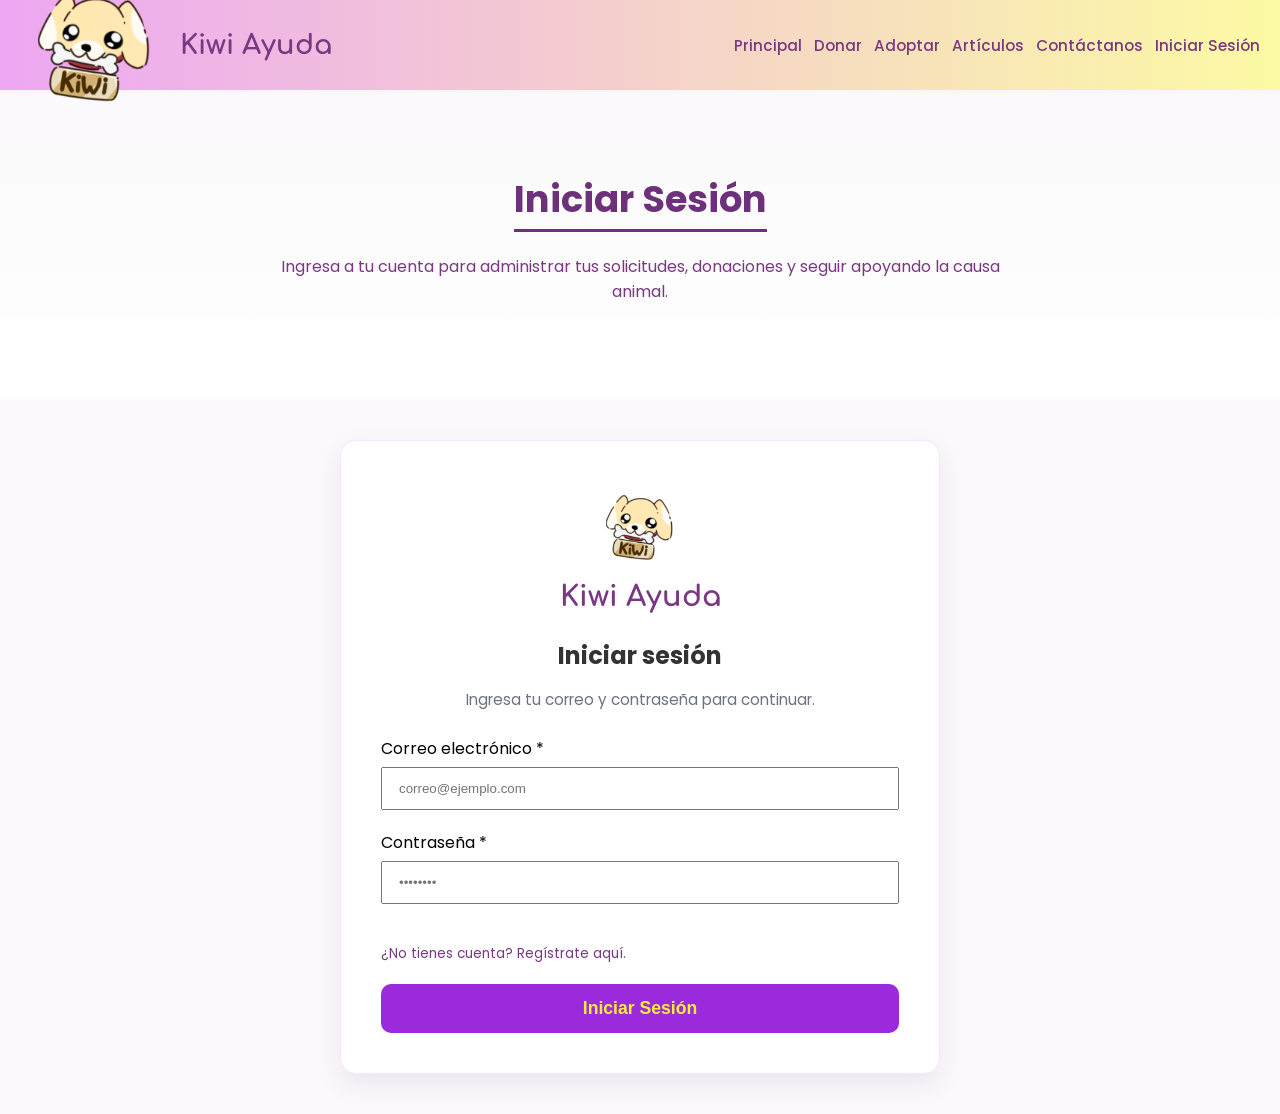
<file: frontend/login.html>
<!DOCTYPE html>
<html lang="es">
<head>
    <meta charset="UTF-8">
    <meta name="viewport" content="width=device-width, initial-scale=1.0">
    <title>Kiwi Ayuda - Iniciar Sesión</title>
    <link href="https://fonts.googleapis.com/css2?family=Poppins:wght@400;500;600;700&display=swap" rel="stylesheet">
    <link href="https://fonts.googleapis.com/css2?family=Comfortaa:wght@700&display=swap" rel="stylesheet">
    <link rel="stylesheet" href="estilo.css">
</head>
<body>

    <nav>
        <a href="./index.html" class="logo-container">
            <img src="img/logo2.png" alt="Logo Kiwi Ayuda" class="logo-img">
            <span>Kiwi Ayuda</span>
        </a>
        <ul>    
            <li><a href="./index.html">Principal</a></li>   
            <li><a href="./donacion.html">Donar</a></li> 
            <li><a href="./adopcion.html">Adoptar</a></li> 
            <li><a href="./blogs.html">Artículos</a></li> 
            <li><a href="./contacto.html">Contáctanos</a></li> 
            <li id="nav-paneladmin" style="display: none;"><a href="./paneladmin.html">Panel Admin</a></li>
            <li id="nav-logout" style="display: none;"><a href="#" onclick="cerrarSesion(event)">Cerrar Sesión</a></li>
            <li id="nav-login"><a href="./login.html">Iniciar Sesión</a></li>
        </ul>
    </nav>

    <div id="vista-login">
        <section class="banner-index">
            <div class="contenido-banner">
                <h1>Iniciar Sesión</h1>
                <p>Ingresa a tu cuenta para administrar tus solicitudes, donaciones y seguir apoyando la causa animal.</p>
            </div>
        </section>

        <div class="formulario-card">
            <div style="text-align: center; margin-bottom: 25px;">
                <img src="img/logo2.png" alt="Kiwi Ayuda" style="max-width: 90px; height: auto; display: block; margin: 0 auto 10px auto;">
                <h2 style="font-family: 'Comfortaa', cursive; color: #793881; font-size: 1.8rem; margin: 0;">Kiwi Ayuda</h2>
            </div>

            <h1 style="font-size: 1.5rem; color: #333; font-weight: bold; margin-bottom: 5px; text-align: center;">Iniciar sesión</h1>
            <p style="color: #6b7280; font-size: 0.95rem; margin-bottom: 25px; text-align: center;">Ingresa tu correo y contraseña para continuar.</p>

            <form id="form-login" onsubmit="procesarLoginMockup(event)">
                
                <label for="credencial">Correo electrónico *</label>
                <input type="text" id="credencial" placeholder="correo@ejemplo.com">

                <label for="password">Contraseña *</label>
                <input type="password" id="password" placeholder="••••••••"> 

                <div class="campo-checkbox" style="display: flex; justify-content: space-between; align-items: center;">
                    <a href="./registro.html" style="color: #793881; font-size: 0.85rem; text-decoration: none;">¿No tienes cuenta? Regístrate aquí.</a>
                </div>

                <button type="submit" class="btn-estandar" style="margin-top: 15px;">Iniciar Sesión</button>
            </form>
        </div>
    </div>

    <script>
    function procesarLoginMockup(event) {
        event.preventDefault();

        const campoCorreo = document.getElementById('credencial');
        const campoPassword = document.getElementById('password');

        const correo = campoCorreo.value.trim();
        const password = campoPassword.value;

        if (correo === '') {
            alert('Por favor, ingresa tu correo electrónico.');
            campoCorreo.focus();
            return;
        }

        if (correo.length > 100) {
            alert('El correo no puede tener más de 100 caracteres.');
            campoCorreo.focus();
            return;
        }

        const esDuoc = correo.endsWith('@duoc.cl');
        const esProfe = correo.endsWith('@profesor.duoc.cl');
        const esGmail = correo.endsWith('@gmail.com');

        if (!esDuoc && !esProfe && !esGmail) {
            alert('El correo debe terminar en @duoc.cl, @profesor.duoc.cl o @gmail.com');
            campoCorreo.focus();
            return;
        }

        if (password === '') {
            alert('Por favor, ingresa tu contraseña.');
            campoPassword.focus();
            return;
        }

        if (password.length < 4 || password.length > 10) {
            alert('La contraseña debe tener entre 4 y 10 caracteres.');
            campoPassword.focus();
            return;
        }

        //validacion de admin, a futuro esto se haria con un rol asignado a cada usuario en base de datos
        if (correo === 'admin@gmail.com' && password === 'contrasena') {
            const usuarioAdmin = {
                correo: correo
            };
            localStorage.setItem('usuarioSesion', JSON.stringify(usuarioAdmin));
            alert('Sesión iniciada como administrador');
            window.location.href = './index.html';
        } else {
            const usuarioNormal = {
                correo: correo
            };
            localStorage.setItem('usuarioSesion', JSON.stringify(usuarioNormal));
            alert('Inicio de sesión exitoso');
            window.location.href = './index.html';
        }
    }

    
    </script>
</body>
</html>
</file>
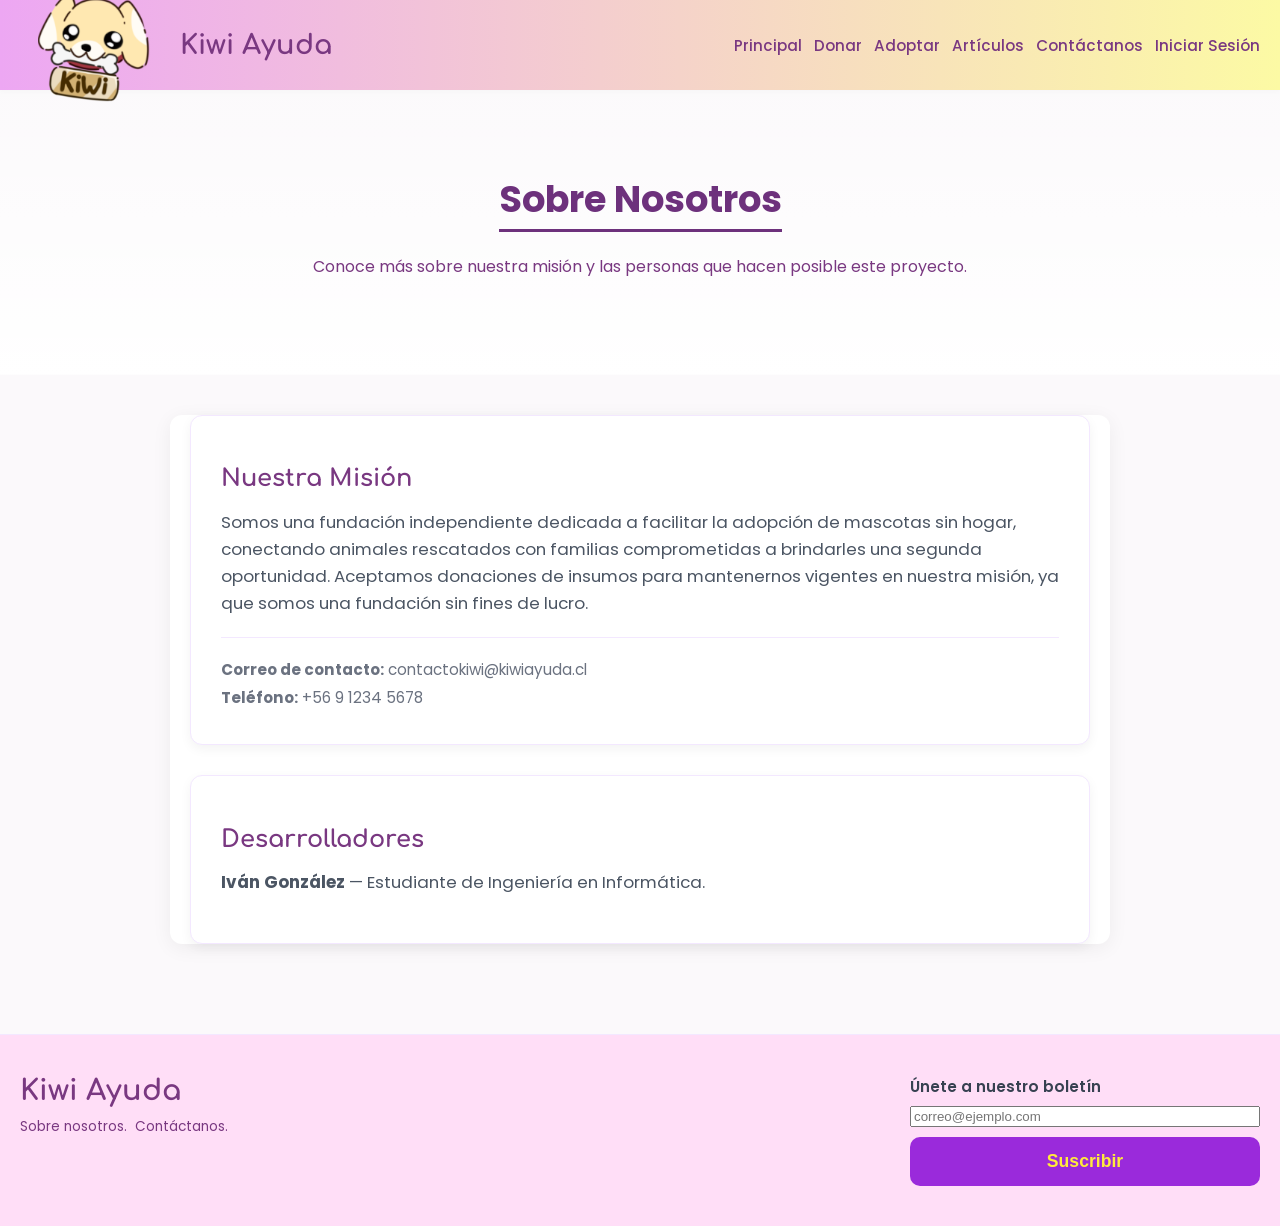
<file: frontend/nosotros.html>
<!DOCTYPE html>
<html lang="es">
<head>
    <meta charset="UTF-8">
    <meta name="viewport" content="width=device-width, initial-scale=1.0">
    <title>Sobre Nosotros - Kiwi Ayuda</title>
    <link href="https://fonts.googleapis.com/css2?family=Poppins:wght@400;500;600;700&display=swap" rel="stylesheet">
    <link href="https://fonts.googleapis.com/css2?family=Comfortaa:wght@700&display=swap" rel="stylesheet">
    <link rel="stylesheet" href="estilo.css">
</head>

<body>

    <nav>
        <a href="./index.html" class="logo-container">
            <img src="img/logo2.png" alt="Logo Kiwi Ayuda" class="logo-img">
            <span>Kiwi Ayuda</span>
        </a>
        <ul>    
            <li><a href="./index.html">Principal</a></li>   
            <li><a href="./donacion.html">Donar</a></li> 
            <li><a href="./adopcion.html">Adoptar</a></li> 
            <li><a href="./blogs.html">Artículos</a></li> 
            <li><a href="./contacto.html">Contáctanos</a></li> 
            <li id="nav-paneladmin" style="display: none;"><a href="./paneladmin.html">Panel Admin</a></li>
            <li id="nav-logout" style="display: none;"><a href="#" onclick="cerrarSesion(event)">Cerrar Sesión</a></li>
            <li id="nav-login"><a href="./login.html">Iniciar Sesión</a></li>
        </ul>
    </nav>

    <div id="vista-nosotros">
        <section class="banner-index">
            <div class="conetnido-banner">
                <h1>Sobre Nosotros</h1>
                <p>Conoce más sobre nuestra misión y las personas que hacen posible este proyecto.</p>
            </div>
        </section>

        <main style="max-width: 900px; margin: 40px auto; padding: 0 20px;">
            <section style="background: #ffffff; border-radius: 12px; padding: 30px; box-shadow: 0 4px 12px rgba(0,0,0,0.05); margin-bottom: 30px; border: 1px solid #f3e8ff;">
                <h2 style="color: #793881; font-size: 1.5rem; margin-bottom: 15px; font-family: 'Comfortaa', cursive;">Nuestra Misión</h2>
                <p style="color: #4b5563; line-height: 1.6; font-size: 1.05rem;">
                    Somos una fundación independiente dedicada a facilitar la adopción de mascotas sin hogar, conectando animales rescatados con familias comprometidas a brindarles una segunda oportunidad. Aceptamos donaciones de insumos para mantenernos vigentes en nuestra misión, ya que somos una fundación sin fines de lucro.
                </p>
                <div style="margin-top: 20px; padding-top: 15px; border-top: 1px solid #f3e8ff; color: #6b7280; font-size: 0.95rem;">
                    <p style="margin: 5px 0;"><strong>Correo de contacto:</strong> contactokiwi@kiwiayuda.cl</p>
                    <p style="margin: 5px 0;"><strong>Teléfono:</strong> +56 9 1234 5678</p>
                </div>
            </section>

            <section style="background: #ffffff; border-radius: 12px; padding: 30px; box-shadow: 0 4px 12px rgba(0,0,0,0.05); border: 1px solid #f3e8ff;">
                <h2 style="color: #793881; font-size: 1.5rem; margin-bottom: 15px; font-family: 'Comfortaa', cursive;">Desarrolladores</h2>
                <p style="color: #4b5563; line-height: 1.6; font-size: 1.05rem;">
                    <strong>Iván González</strong> — Estudiante de Ingeniería en Informática.
                </p>
            </section>
        </main>
    </div>

    <footer>
        <div class="footer-container">
            <div style="max-width: 400px;">
                <h2 style="font-family: 'Comfortaa', cursive; color: #793881; font-size: 1.8rem; margin: 0 0 10px 0;">Kiwi Ayuda</h2>
                <div class="campo-checkbox" style="margin: 0;">
                    <a href="./nosotros.html" style="color: #793881; font-size: 0.85rem; text-decoration: none;">Sobre nosotros.</a>
                    <a href="./contacto.html" style="color: #793881; font-size: 0.85rem; text-decoration: none;">Contáctanos.</a>
                </div>
            </div>

            <div style="max-width: 350px; width: 100%;">
                <label for="boletin-email" style="display: block; color: #374151; font-size: 0.95rem; font-weight: 600; margin-bottom: 8px;">Únete a nuestro boletín</label>
                <form onsubmit="event.preventDefault(); alert('¡Gracias por suscribirte!'); this.reset();" style="display: flex; flex-direction: column; gap: 10px;">
                    <input type="email" id="boletin-email" placeholder="correo@ejemplo.com" required style="box-sizing: border-box; width: 100%;">
                    <button type="submit" class="btn-estandar" style="margin: 0;">Suscribir</button>
                </form>
            </div>
        </div>
    </footer>
    <script>
        //inicio y cierre de sesion, guarda usuario admin en memoria local y permite hacer visibles botones Panel admin y Cerrar sesión
        document.addEventListener('DOMContentLoaded', () => {
            const sesionGuardada = localStorage.getItem('usuarioSesion');
            if (sesionGuardada) {
                const usuario = JSON.parse(sesionGuardada);
                const btnLogin = document.getElementById('nav-login');
                const btnLogout = document.getElementById('nav-logout');
                
                if (btnLogin) btnLogin.style.display = 'none';
                if (btnLogout) btnLogout.style.display = 'block';

                if (usuario.correo === 'admin@gmail.com') {
                    const btnAdmin = document.getElementById('nav-paneladmin');
                    if (btnAdmin) {
                        btnAdmin.style.display = 'block';
                    }
                }
            }
        });

        function cerrarSesion(event) {
            event.preventDefault();
            localStorage.removeItem('usuarioSesion');
            alert('Has cerrado sesión correctamente.');
            window.location.href = './index.html';
        }
    </script>
</body>

</html>
</file>
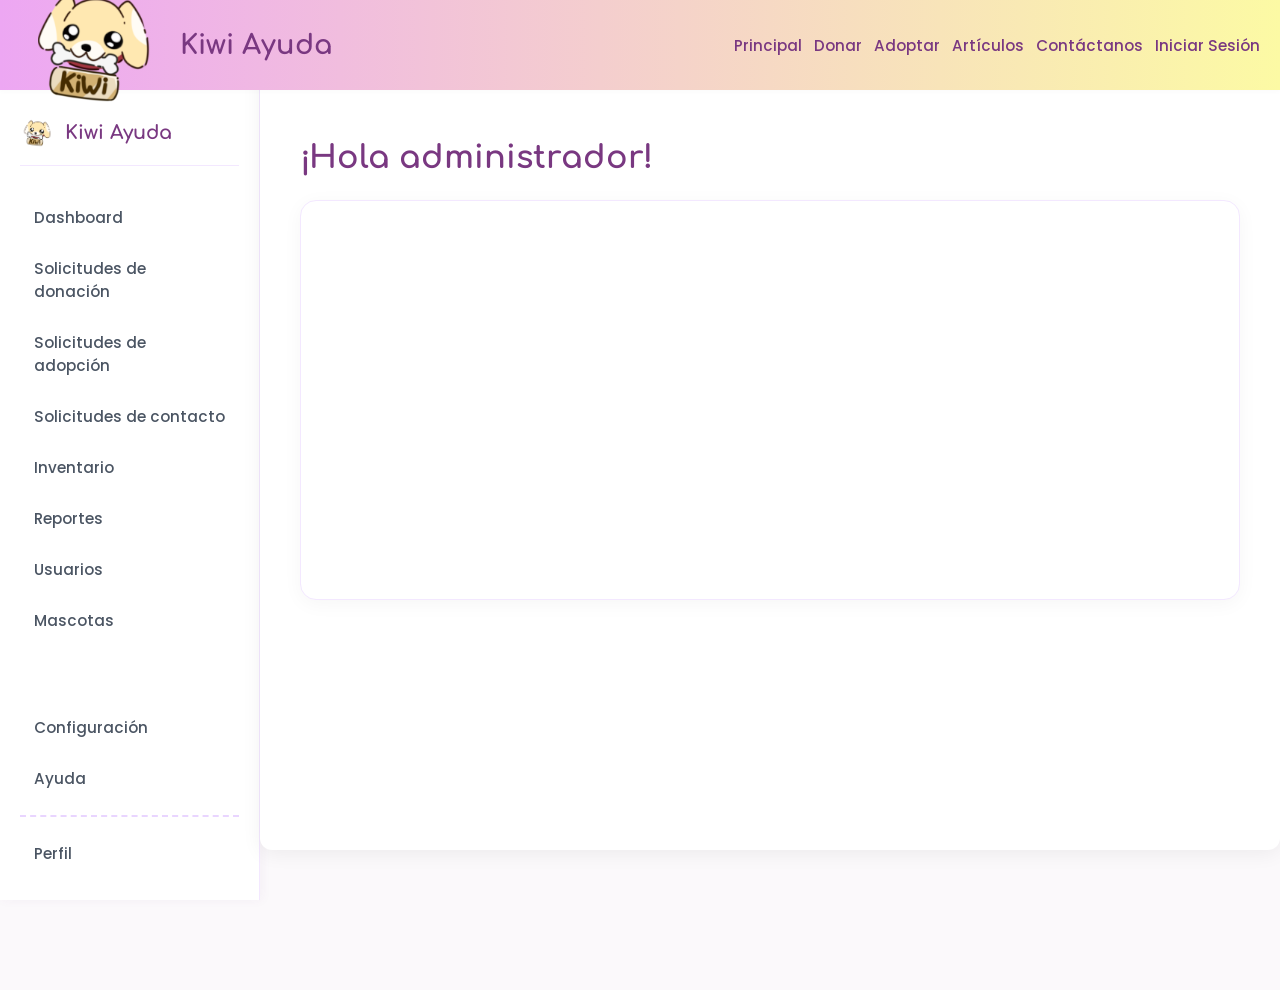
<file: frontend/paneladmin.html>
<!DOCTYPE html>
<html lang="es">
<head>
    <meta charset="UTF-8">
    <meta name="viewport" content="width=device-width, initial-scale=1.0">
    <title>Kiwi Ayuda - Panel Admin</title>
    <link href="https://fonts.googleapis.com/css2?family=Poppins:wght@400;500;600;700&display=swap" rel="stylesheet">
    <link href="https://fonts.googleapis.com/css2?family=Comfortaa:wght@700&display=swap" rel="stylesheet">
    <link rel="stylesheet" href="estilo.css">
</head>
<body>

    <nav>
        <a href="./index.html" class="logo-container">
            <img src="img/logo2.png" alt="Logo Kiwi Ayuda" class="logo-img">
            <span>Kiwi Ayuda</span>
        </a>
        <ul>    
            <li><a href="./index.html">Principal</a></li>   
            <li><a href="./donacion.html">Donar</a></li> 
            <li><a href="./adopcion.html">Adoptar</a></li> 
            <li><a href="./blogs.html">Artículos</a></li> 
            <li><a href="./contacto.html">Contáctanos</a></li> 
            <li id="nav-paneladmin" style="display: none;"><a href="./paneladmin.html">Panel Admin</a></li>
            <li id="nav-logout" style="display: none;"><a href="#" onclick="cerrarSesion(event)">Cerrar Sesión</a></li>
            <li id="nav-login"><a href="./login.html">Iniciar Sesión</a></li>
        </ul>
    </nav>

    <div class="contenedor-panel-admin">
        <aside class="menu-lateral">
            <a href="./index.html" class="menu-lateral-logo">
                <img src="img/logo2.png" alt="Logo Kiwi Ayuda">
                <span>Kiwi Ayuda</span>
            </a>

            <ul class="menu-lateral-lista">
                <li><a href="">Dashboard</a></li>
                <li><a href="">Solicitudes de donación</a></li>
                <li><a href="">Solicitudes de adopción</a></li>
                <li><a href="">Solicitudes de contacto</a></li>
                <li><a href="">Inventario</a></li>
                <li><a href="">Reportes</a></li>
                <li><a href="">Usuarios</a></li>
                <li><a href="adminmascotas.html">Mascotas</a></li>
            </ul>

            <div class="menu-lateral-espaciador">
                <ul class="menu-lateral-lista">
                    <li><a href="">Configuración</a></li>
                    <li><a href="">Ayuda</a></li>
                </ul>

                <hr class="menu-lateral-linea-punteada">

                <ul class="menu-lateral-lista">
                    <li><a href="">Perfil</a></li>
                </ul>
            </div>
        </aside>

        <main class="contenido-panel-admin">
            <h1 class="titulo-saludo-admin">¡Hola administrador!</h1>
            <div class="bloque-contenido-vacio"></div>
        </main>
    </div>
    <script>
        //inicio y cierre de sesion, guarda usuario admin en memoria local y permite hacer visibles botones Panel admin y Cerrar sesión
        document.addEventListener('DOMContentLoaded', () => {
            const sesionGuardada = localStorage.getItem('usuarioSesion');
            if (sesionGuardada) {
                const usuario = JSON.parse(sesionGuardada);
                const btnLogin = document.getElementById('nav-login');
                const btnLogout = document.getElementById('nav-logout');
                
                if (btnLogin) btnLogin.style.display = 'none';
                if (btnLogout) btnLogout.style.display = 'block';

                if (usuario.correo === 'admin@gmail.com') {
                    const btnAdmin = document.getElementById('nav-paneladmin');
                    if (btnAdmin) {
                        btnAdmin.style.display = 'block';
                    }
                }
            }
        });

        function cerrarSesion(event) {
            event.preventDefault();
            localStorage.removeItem('usuarioSesion');
            alert('Has cerrado sesión correctamente.');
            window.location.href = './index.html';
        }
    </script>
</body>
</html>
</file>
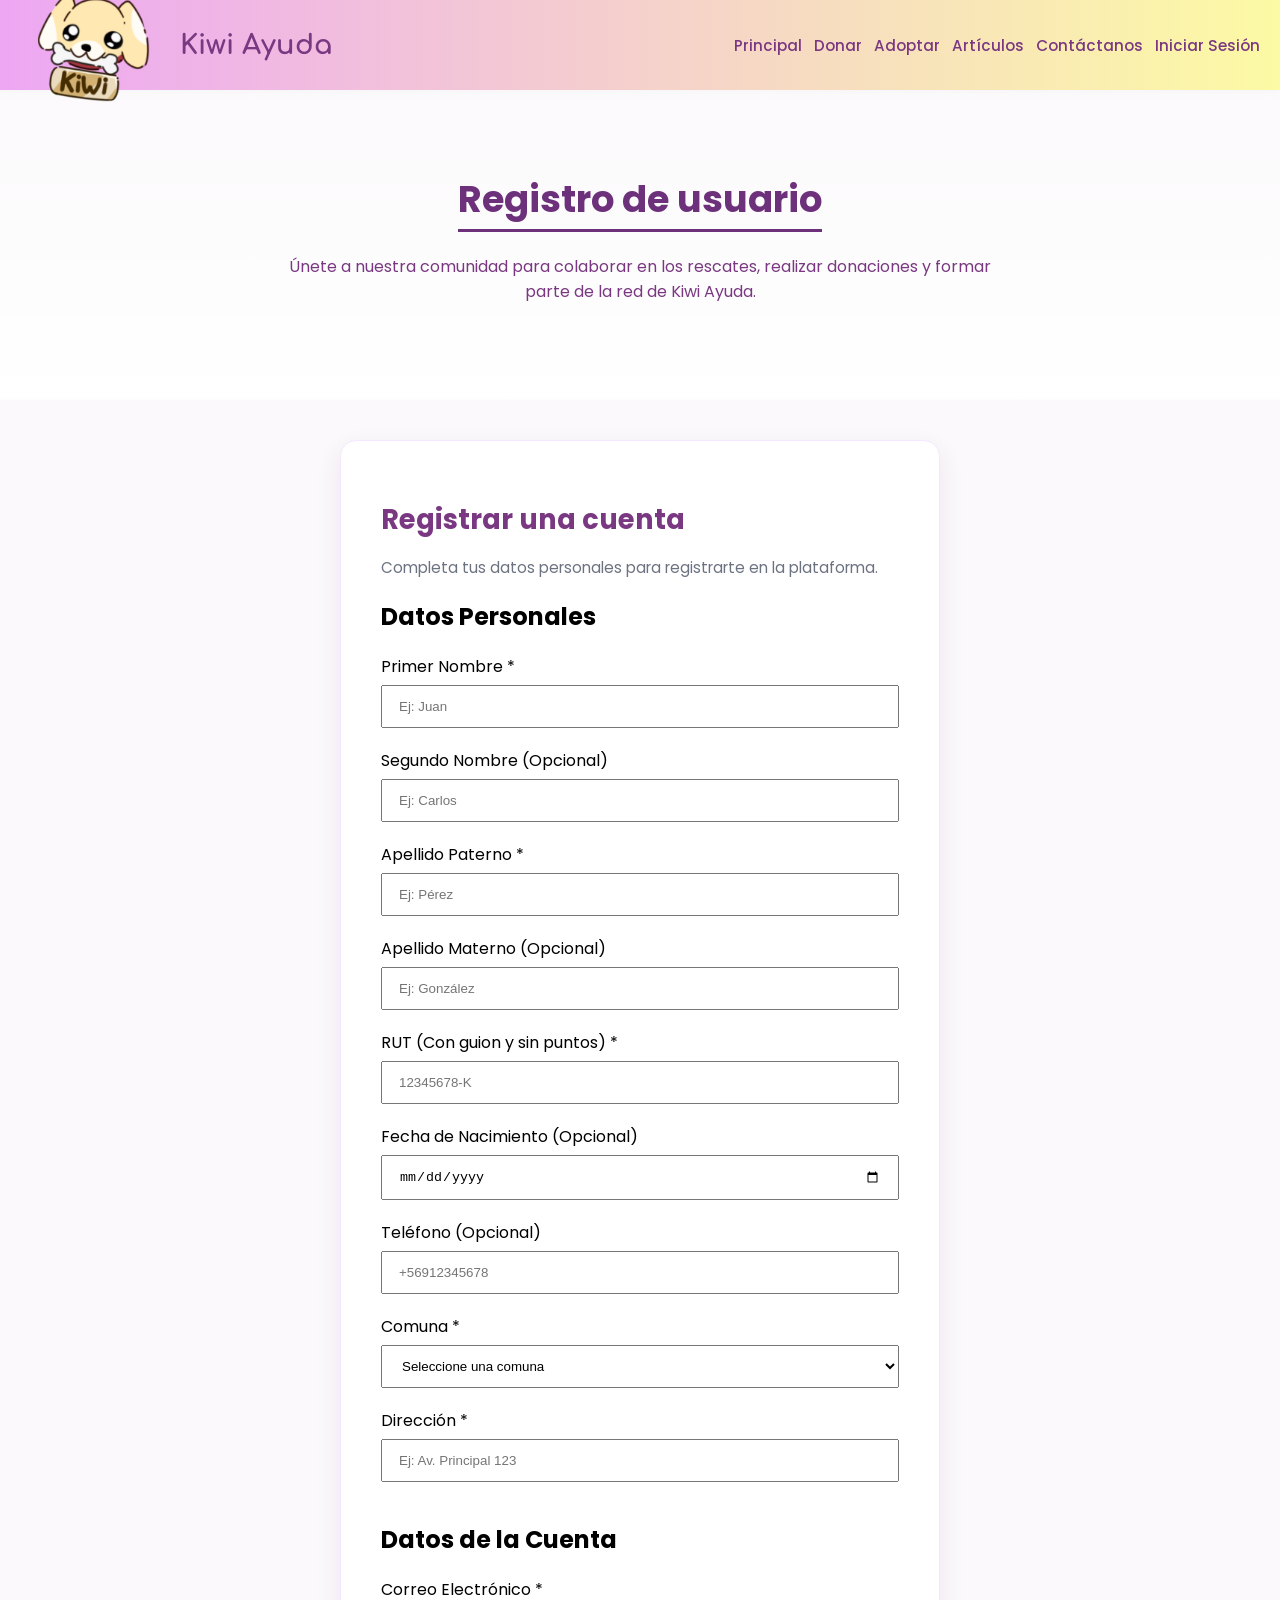
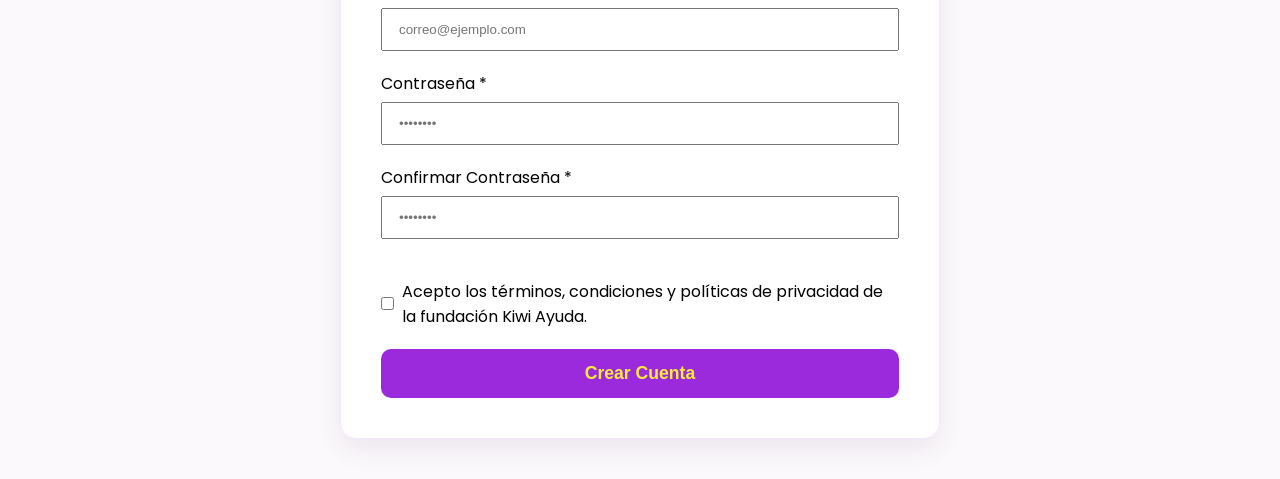
<file: frontend/registro.html>
<!DOCTYPE html>
<html lang="es">
<head>
    <meta charset="UTF-8">
    <meta name="viewport" content="width=device-width, initial-scale=1.0">
    <title>Kiwi Ayuda - Registro de Usuario</title>
    <link href="https://fonts.googleapis.com/css2?family=Poppins:wght@400;500;600;700&display=swap" rel="stylesheet">
    <link href="https://fonts.googleapis.com/css2?family=Comfortaa:wght@700&display=swap" rel="stylesheet">
    <link rel="stylesheet" href="estilo.css">
</head>
<body>

    <nav>
        <a href="./index.html" class="logo-container">
            <img src="img/logo2.png" alt="Logo Kiwi Ayuda" class="logo-img">
            <span>Kiwi Ayuda</span>
        </a>
        <ul>    
            <li><a href="./index.html">Principal</a></li>   
            <li><a href="./donacion.html">Donar</a></li> 
            <li><a href="./adopcion.html">Adoptar</a></li> 
            <li><a href="./blogs.html">Artículos</a></li> 
            <li><a href="./contacto.html">Contáctanos</a></li> 
            <li id="nav-paneladmin" style="display: none;"><a href="./paneladmin.html">Panel Admin</a></li>
            <li id="nav-logout" style="display: none;"><a href="#" onclick="cerrarSesion(event)">Cerrar Sesión</a></li>
            <li id="nav-login"><a href="./login.html">Iniciar Sesión</a></li>
        </ul>
    </nav>

    <div id="vista-registro">
        <section class="banner-index">
            <div class="contenido-banner">
                <h1>Registro de usuario</h1>
                <p>Únete a nuestra comunidad para colaborar en los rescates, realizar donaciones y formar parte de la red de Kiwi Ayuda.</p>
            </div>
        </section>

        <div class="formulario-card">
            <h1 style="font-size: 1.7rem; color: #793881; font-weight: bold; margin-bottom: 5px;">Registrar una cuenta</h1>
            <p style="color: #6b7280; font-size: 0.95rem; margin-bottom: 20px;">Completa tus datos personales para registrarte en la plataforma.</p>

            <form id="form-registro-usuario" onsubmit="procesarRegistroMockup(event)" novalidate>
                
                <h2>Datos Personales</h2>
                
                <div class="grid-2 mb-3">
                    <div>
                        <label for="pnombre">Primer Nombre *</label>
                        <input type="text" id="pnombre" placeholder="Ej: Juan">
                    </div>
                    <div>
                        <label for="snombre">Segundo Nombre (Opcional)</label>
                        <input type="text" id="snombre" placeholder="Ej: Carlos">
                    </div>
                </div>

                <div class="grid-2 mb-3">
                    <div>
                        <label for="appaterno">Apellido Paterno *</label>
                        <input type="text" id="appaterno" placeholder="Ej: Pérez">
                    </div>
                    <div>
                        <label for="apmaterno">Apellido Materno (Opcional)</label>
                        <input type="text" id="apmaterno" placeholder="Ej: González">
                    </div>
                </div>

                <div class="grid-2 mb-3">
                    <div>
                        <label for="rut">RUT (Con guion y sin puntos) *</label>
                        <input type="text" id="rut" placeholder="12345678-K">
                    </div>
                    <div>
                        <label for="fechaNacimiento">Fecha de Nacimiento (Opcional)</label>
                        <input type="date" id="fechaNacimiento">
                    </div>
                </div>

                <div class="grid-2 mb-3">
                    <div>
                        <label for="telefono">Teléfono (Opcional)</label>
                        <input type="tel" id="telefono" placeholder="+56912345678">
                    </div>
                    <div>
                        <label for="comuna">Comuna *</label>
                        <select id="comuna">
                            <option value="">Seleccione una comuna</option>
                        </select>
                    </div>
                </div>

                <div class="mb-3">
                    <label for="direccion">Dirección *</label>
                    <input type="text" id="direccion" placeholder="Ej: Av. Principal 123">
                </div>

                <h2>Datos de la Cuenta</h2>

                <label for="email">Correo Electrónico *</label>
                <input type="email" id="email" placeholder="correo@ejemplo.com">

                <div class="grid-2 mb-3">
                    <div>
                        <label for="password">Contraseña *</label>
                        <input type="password" id="password" placeholder="••••••••"> 
                    </div>
                    <div>
                        <label for="confirm-password">Confirmar Contraseña *</label>
                        <input type="password" id="confirm-password" placeholder="••••••••">
                    </div>
                </div>

                <div class="campo-checkbox">
                    <input type="checkbox" id="terminos" style="width: auto; margin: 0;">
                    <label for="terminos" style="margin: 0;">
                        Acepto los términos, condiciones y políticas de privacidad de la fundación Kiwi Ayuda.
                    </label>
                </div>

                <button type="submit" class="btn-estandar">Crear Cuenta</button>
            </form>
        </div>
    </div>

    <script>
        "use strict";

        const comunas = ["Maipú", "Santiago", "Providencia", "La Florida", "Las Condes"];

        // Funciones de validación para el RUT
        function validar_run(rutCompleto) {
            // 1. Limpiar el RUT de puntos y espacios
            rutCompleto = rutCompleto.replace(/^0+|[\s.]+/g, '');

            // 2. Verificar que tenga el formato básico con expresión regular
            if (!/^[0-9]+[-|‐]{1}[0-9kK]{1}$/.test(rutCompleto)) return false;

            // 3. Separar el número del dígito verificador
            const tmp = rutCompleto.split('-');
            let digv = tmp[1];
            const rut = tmp[0];

            // Pasar a minúscula si el dígito verificador es 'K'
            if (digv == 'K') digv = 'k';

            // 4. Calcular el dígito verificador esperado
            return calcular_dv(rut) == digv;
        }

        function calcular_dv(T) {
            let suma = 0;
            let multiplicador = 2;

            // Recorrer los números de derecha a izquierda
            for (let i = 1; i <= T.length; i++) {
                suma += parseInt(T.charAt(T.length - i)) * multiplicador;
                multiplicador = multiplicador < 7 ? multiplicador + 1 : 2;
            }

            const resto = suma % 11;
            const dvCalculado = 11 - resto;

            if (dvCalculado == 11) return '0';
            if (dvCalculado == 10) return 'k';
            return dvCalculado.toString();
        }

        let registroUsuarioExitoso = false;

        function procesarRegistroMockup(event) {
            event.preventDefault();

            const campoPNombre = document.getElementById('pnombre');
            const pnombre = campoPNombre.value.trim();
            if (pnombre === '') {
                alert('Por favor, ingresa tu primer nombre.');
                campoPNombre.focus();
                return;
            }
            if (pnombre.length > 50) {
                alert('El primer nombre no puede tener más de 50 caracteres.');
                campoPNombre.focus();
                return;
            }

            const campoAppaterno = document.getElementById('appaterno');
            const appaterno = campoAppaterno.value.trim();
            if (appaterno === '') {
                alert('Por favor, ingresa tu apellido paterno.');
                campoAppaterno.focus();
                return;
            }
            if (appaterno.length > 100) {
                alert('El apellido paterno no puede tener más de 100 caracteres.');
                campoAppaterno.focus();
                return;
            }

            // validamos rut con la funcion ya usada en donaciones
            const campoRut = document.getElementById('rut');
            const rutInput = campoRut.value.trim();
            if (!validar_run(rutInput)) {
                alert('El RUT ingresado no es válido. Por favor, asegúrate de ingresarlo con guion (Ej: 12345678-K).');
                campoRut.value = '';
                campoRut.focus();
                registroUsuarioExitoso = false;
                return;
            }

            const campoComuna = document.getElementById('comuna');
            const comuna = campoComuna.value;
            if (comuna === '') {
                alert('Por favor, selecciona una comuna.');
                campoComuna.focus();
                return;
            }

            const campoDireccion = document.getElementById('direccion');
            const direccion = campoDireccion.value.trim();
            if (direccion === '') {
                alert('Por favor, ingresa tu dirección.');
                campoDireccion.focus();
                return;
            }

            const campoEmail = document.getElementById('email');
            const email = campoEmail.value.trim();
            if (email === '') {
                alert('Por favor, ingresa tu correo electrónico.');
                campoEmail.focus();
                return;
            }
            if (email.length > 100) {
                alert('El correo electrónico no puede tener más de 100 caracteres.');
                campoEmail.focus();
                return;
            }

            const esDuoc = email.endsWith('@duoc.cl');
            const esProfe = email.endsWith('@profesor.duoc.cl');
            const esGmail = email.endsWith('@gmail.com');

            if (!esDuoc && !esProfe && !esGmail) {
                alert('El correo debe terminar en @duoc.cl, @profesor.duoc.cl o @gmail.com');
                campoEmail.focus();
                return;
            }

            const campoPass = document.getElementById('password');
            const pass = campoPass.value; //guarda la contraseña ingresada y la repetida como variable incambianle(const)
            if (pass === '') {
                alert('Por favor, ingresa una contraseña.');
                campoPass.focus();
                return;
            }
            if (pass.length < 8) {
                alert('La contraseña debe tener al menos 8 caracteres.');
                campoPass.focus();
                return;
            }

            const campoConfirm = document.getElementById('confirm-password');
            const confirmPass = campoConfirm.value;

            if (pass !== confirmPass) { //si las contraseñas no son iguales, muestra una ventana emergente con alert() que dice que las contraseñas no son iguales
                alert('Las contraseñas ingresadas no coinciden. Por favor, verifícalas.');
                campoConfirm.value = '';
                campoConfirm.focus();
                registroUsuarioExitoso = false;
                return;
            }

            const campoTerminos = document.getElementById('terminos');
            if (!campoTerminos.checked) {
                alert('Debes aceptar los términos y condiciones para continuar.');
                campoTerminos.focus();
                return;
            }

            const datosUsuario = { //captura datos como objeto para despues mostrarlos en consola
                idUsuario: Math.floor(Math.random() * 10000),
                pnombre: pnombre,
                snombre: document.getElementById('snombre').value,
                appaterno: appaterno,
                apmaterno: document.getElementById('apmaterno').value,
                rut: rutInput,
                fechaNacimiento: fechaNacimiento,
                telefono: document.getElementById('telefono').value,
                comuna: comuna,
                direccion: direccion,
                rol: "Usuario",
                email: email,
                password: pass
            };

            registroUsuarioExitoso = true; //marca flag como verdadera

            if (registroUsuarioExitoso) {
                console.log("Flag [registroUsuarioExitoso]:", registroUsuarioExitoso);
                console.log("Datos del usuario registrado:", datosUsuario);
                alert(`Tu cuenta ha sido creada exitosamente.`);
                document.getElementById('form-registro-usuario').reset();
            } else {
                alert("Ocurrió un error al intentar crear la cuenta. Inténte nuevamente.");
            }
        }

        //inicio y cierre de sesion, guarda usuario admin en memoria local y permite hacer visibles botones Panel admin y Cerrar sesión
        document.addEventListener('DOMContentLoaded', () => {
            const selectComuna = document.getElementById('comuna');
            if (selectComuna) {
                comunas.forEach(c => {
                    let opt = document.createElement('option');
                    opt.value = c;
                    opt.textContent = c;
                    selectComuna.appendChild(opt);
                });
            }

            const sesionGuardada = localStorage.getItem('usuarioSesion');
            if (sesionGuardada) {
                const usuario = JSON.parse(sesionGuardada);
                const btnLogin = document.getElementById('nav-login');
                const btnLogout = document.getElementById('nav-logout');
                
                if (btnLogin) btnLogin.style.display = 'none';
                if (btnLogout) btnLogout.style.display = 'block';

                if (usuario.correo === 'admin@gmail.com') {
                    const btnAdmin = document.getElementById('nav-paneladmin');
                    if (btnAdmin) {
                        btnAdmin.style.display = 'block';
                    }
                }
            }
        });

        function cerrarSesion(event) {
            event.preventDefault();
            localStorage.removeItem('usuarioSesion');
            alert('Has cerrado sesión correctamente.');
            window.location.href = './index.html';
        }
    </script>
</body>
</html>
</file>
<file: frontend/estilo.css>
body { 
    font-family: 'Poppins', sans-serif; 
    background-color: #fbf9fb; 
    margin: 0; 
    padding-top: 90px; 
    min-height: 100vh; 
    display: flex; 
    flex-direction: column; 
}

nav {
    display: flex;
    justify-content: space-between;
    align-items: center;
    background: linear-gradient(90deg, #eda7f3 0%, #fcfaa4 100%);
    padding: 0 20px; 
    height: 90px;      
    box-shadow: 0 2px 5px rgba(0,0,0,0.02);
    position: fixed;  
    top: 0;            
    left: 0;           
    width: 100%;       
    box-sizing: border-box;
    z-index: 1000;
}

nav > a {
    text-decoration: none;
    color: #793881;         
    font-weight: bolder;
    font-size: 1.7rem;       
    font-family: 'Comfortaa', sans-serif; 
    margin-left: 0;         
    transition: opacity 0.2s;
    cursor: pointer;
    white-space: nowrap;
}

nav > a:hover {
    opacity: 0.8;         
}

nav ul {
    display: flex;
    list-style: none; 
    gap: 12px;
    margin-left: auto;
    margin-right: 0;
    padding: 0;
    align-items: center;
}

nav ul a {
    font-family: 'Poppins', sans-serif;
    text-decoration: none;
    color: #793881;
    font-weight: 500;
    font-size: 0.95rem;
    transition: color 0.2s;
    cursor: pointer;
    white-space: nowrap;
}

nav ul a:hover {
    color: #1f1020;
}

.banner-index {
    background-image: linear-gradient(rgba(255, 255, 255, 0.1), rgba(255, 255, 255, 0.99)), url('https://caninecultureuk.com/cdn/shop/articles/How_Many_Dogs_Are_There_in_the_World_Canine_Culture_3.webp?v=1778243329');
    background-size: cover;
    background-position: center 70%;
    padding: 50px 40px 80px 40px;
    color: #793881;
    text-align: center;
}

.contenido-banner {
    max-width: 750px;
    margin: 0 auto;
}

.banner-index h1 {
    font-size: 2.3rem;
    font-weight: 700;
    color: #6d317c;
    display: inline-block;
    padding-bottom: 2px;
    border-bottom: 3px solid #6d317c;
    margin-bottom: 6px;
}

main { 
    max-width: 1250px; 
    margin: -30px auto 50px auto; 
    position: relative;
    z-index: 10;
    background: white; 
    padding: 50px; 
    border-radius: 12px; 
    box-shadow: 0 4px 20px rgba(0,0,0,0.06); 
    width: 90%;
}

footer {
    background-color: #ffdef7;
    border-top: 1px solid #f3e8ff;
    padding: 40px 20px;
    margin-top: 50px;
}

.cards-grid {
    display: grid;
    grid-template-columns: repeat(auto-fit, minmax(300px, 1fr));
    gap: 25px;
    margin-top: 35px;
}

.help-card {
    background: #ffffff;
    border: 1px solid #e9d5ff;
    border-radius: 16px;
    overflow: hidden;
    transition: transform 0.2s, box-shadow 0.2s;
    display: flex;
    flex-direction: column;
    justify-content: space-between;
}

.help-card:hover {
    transform: translateY(-5px);
    box-shadow: 0 10px 25px rgba(121, 56, 129, 0.1);
}

.card-image-wrapper {
    position: relative;
    width: 100%;
    height: 220px;
}

.card-image-wrapper img {
    width: 100%;
    height: 100%;
    object-fit: cover; 
    display: block;
}

.card-image-fade {
    position: absolute;
    bottom: 0;
    left: 0;
    width: 100%;
    height: 50%;
    background: linear-gradient(to bottom, rgba(255, 255, 255, 0) 0%, rgba(255, 255, 255, 1) 100%);
}

.card-floating-title {
    position: absolute;
    top: 15px; 
    left: 0;
    width: 100%;
    text-align: center;
    color: #ffffff; 
    font-size: 1.8rem;
    font-weight: bold;
    font-family: 'Poppins', sans-serif;
    text-shadow: 0px 2px 4px rgba(0, 0, 0, 0.7);
    z-index: 5;
}

.card-body {
    padding: 20px;
    text-align: center;
    display: flex;
    flex-direction: column;
    flex-grow: 1;
    justify-content: space-between;
}

.card-body p {
    color: #6b7280;
    font-size: 0.95rem;
    line-height: 1.6;
    margin-bottom: 25px;
}

.formulario-card {
    background-color: #ffffff;
    max-width: 600px;            
    width: 90%;
    margin: 40px auto;            
    padding: 40px;                
    border-radius: 16px;          
    box-shadow: 0 10px 25px rgba(121, 56, 129, 0.1); 
    border: 1px solid #f3e8ff;   
    box-sizing: border-box;
}

.formulario-card input,
.formulario-card select,
.formulario-card textarea {
    padding: 12px 16px;   
    margin-top: 6px;      
    margin-bottom: 20px;   
    width: 100%;          
    box-sizing: border-box;
}

.campo-checkbox {
    display: flex;
    align-items: center;
    gap: 8px;
    margin: 20px 0;
}

.btn-estandar{
    display: block;
    width: 100%;
    background-color: #9a2adb;
    color: rgb(255, 235, 59);
    padding: 14px 20px;
    border: none;
    border-radius: 10px;
    font-weight: 600;
    font-size: 1.1rem;
    cursor: pointer;
    transition: background 0.2s;
    margin-top: auto;
    text-decoration: none;
    text-align: center;
    box-sizing: border-box;
}

.btn-estandar:hover {
    background-color: #4f46e5;
    color: white;
}

.logo-container {
    display: flex;
    align-items: center;
    gap: 10px; 
    text-decoration: none;
    white-space: nowrap;
}

.footer-container {
    max-width: 1250px;
    margin: 0 auto;
    display: flex;
    flex-wrap: wrap;
    justify-content: space-between;
    align-items: flex-start;
    gap: 30px;
}

.lista-articulos {
    display: flex;
    flex-direction: column;
    gap: 25px;
    margin-top: 35px;
}

.tarjeta-articulo {
    background: #fff;
    border: 1px solid #e9d5ff;
    border-radius: 16px;
    display: flex;
    overflow: hidden;
    height: 200px;
}

.contenido-articulo {
    padding: 20px;
    flex: 1;
}

.titulo-articulo {
    font-size: 1.3rem;
    color: #793881;
    margin: 0 0 5px;
}

.etiqueta-articulo {
    display: inline-block;
    background: #f3e8ff;
    color: #793881;
    font-size: 0.8rem;
    font-weight: 600;
    padding: 2px 10px;
    border-radius: 12px;
    margin-bottom: 10px;
}

.resumen-articulo {
    color: #6b7280;
    font-size: 0.9rem;
    margin: 0;
}

.contenedor-imagen-articulo {
    position: relative;
    width: 280px;
}

.contenedor-imagen-articulo img {
    width: 100%;
    height: 100%;
    object-fit: cover;
}

.difuminado-imagen {
    position: absolute;
    top: 0;
    left: 0;
    width: 35%;
    height: 100%;
    background: linear-gradient(to right, #fff, transparent);
}

.contenedor-panel-admin {
    display: flex;
    min-height: calc(100vh - 90px);
    background-color: #fbf9fb;
}

.menu-lateral {
    width: 260px;
    background-color: #ffffff;
    border-right: 1px solid #f3e8ff;
    padding: 25px 20px;
    display: flex;
    flex-direction: column;
    box-shadow: 2px 0 10px rgba(121, 56, 129, 0.05);
    box-sizing: border-box;
    flex-shrink: 0;
}

.menu-lateral-logo {
    display: flex;
    align-items: center;
    gap: 10px;
    margin-bottom: 30px;
    padding-bottom: 15px;
    border-bottom: 1px solid #f3e8ff;
    text-decoration: none;
}

.menu-lateral-logo img {
    width: 35px;
    height: auto;
}

.menu-lateral-logo span {
    font-family: 'Comfortaa', cursive;
    color: #793881;
    font-size: 1.2rem;
    font-weight: bold;
}

.menu-lateral-lista {
    list-style: none;
    padding: 0;
    margin: 0;
    display: flex;
    flex-direction: column;
    gap: 8px;
}

.menu-lateral-lista a {
    display: block;
    padding: 10px 14px;
    color: #4b5563;
    text-decoration: none;
    font-size: 0.95rem;
    font-weight: 500;
    border-radius: 8px;
    transition: all 0.2s ease;
}

.menu-lateral-lista a:hover {
    background-color: #f3e8ff;
    color: #793881;
}

.menu-lateral-espaciador {
    margin-top: auto;
    padding-top: 20px;
}

.menu-lateral-linea-punteada {
    border: none;
    border-top: 2px dashed #e9d5ff;
    margin: 15px 0;
}

.contenido-panel-admin {
    flex: 1;
    padding: 40px;
    box-sizing: border-box;
}

.titulo-saludo-admin {
    font-family: 'Comfortaa', cursive;
    color: #793881;
    font-size: 2rem;
    margin: 40px 0 25px 0;
}

.bloque-contenido-vacio {
    background-color: #ffffff;
    border: 1px solid #f3e8ff;
    border-radius: 16px;
    padding: 40px;
    min-height: 400px;
    box-shadow: 0 4px 20px rgba(0, 0, 0, 0.04);
    box-sizing: border-box;
}
</file>
